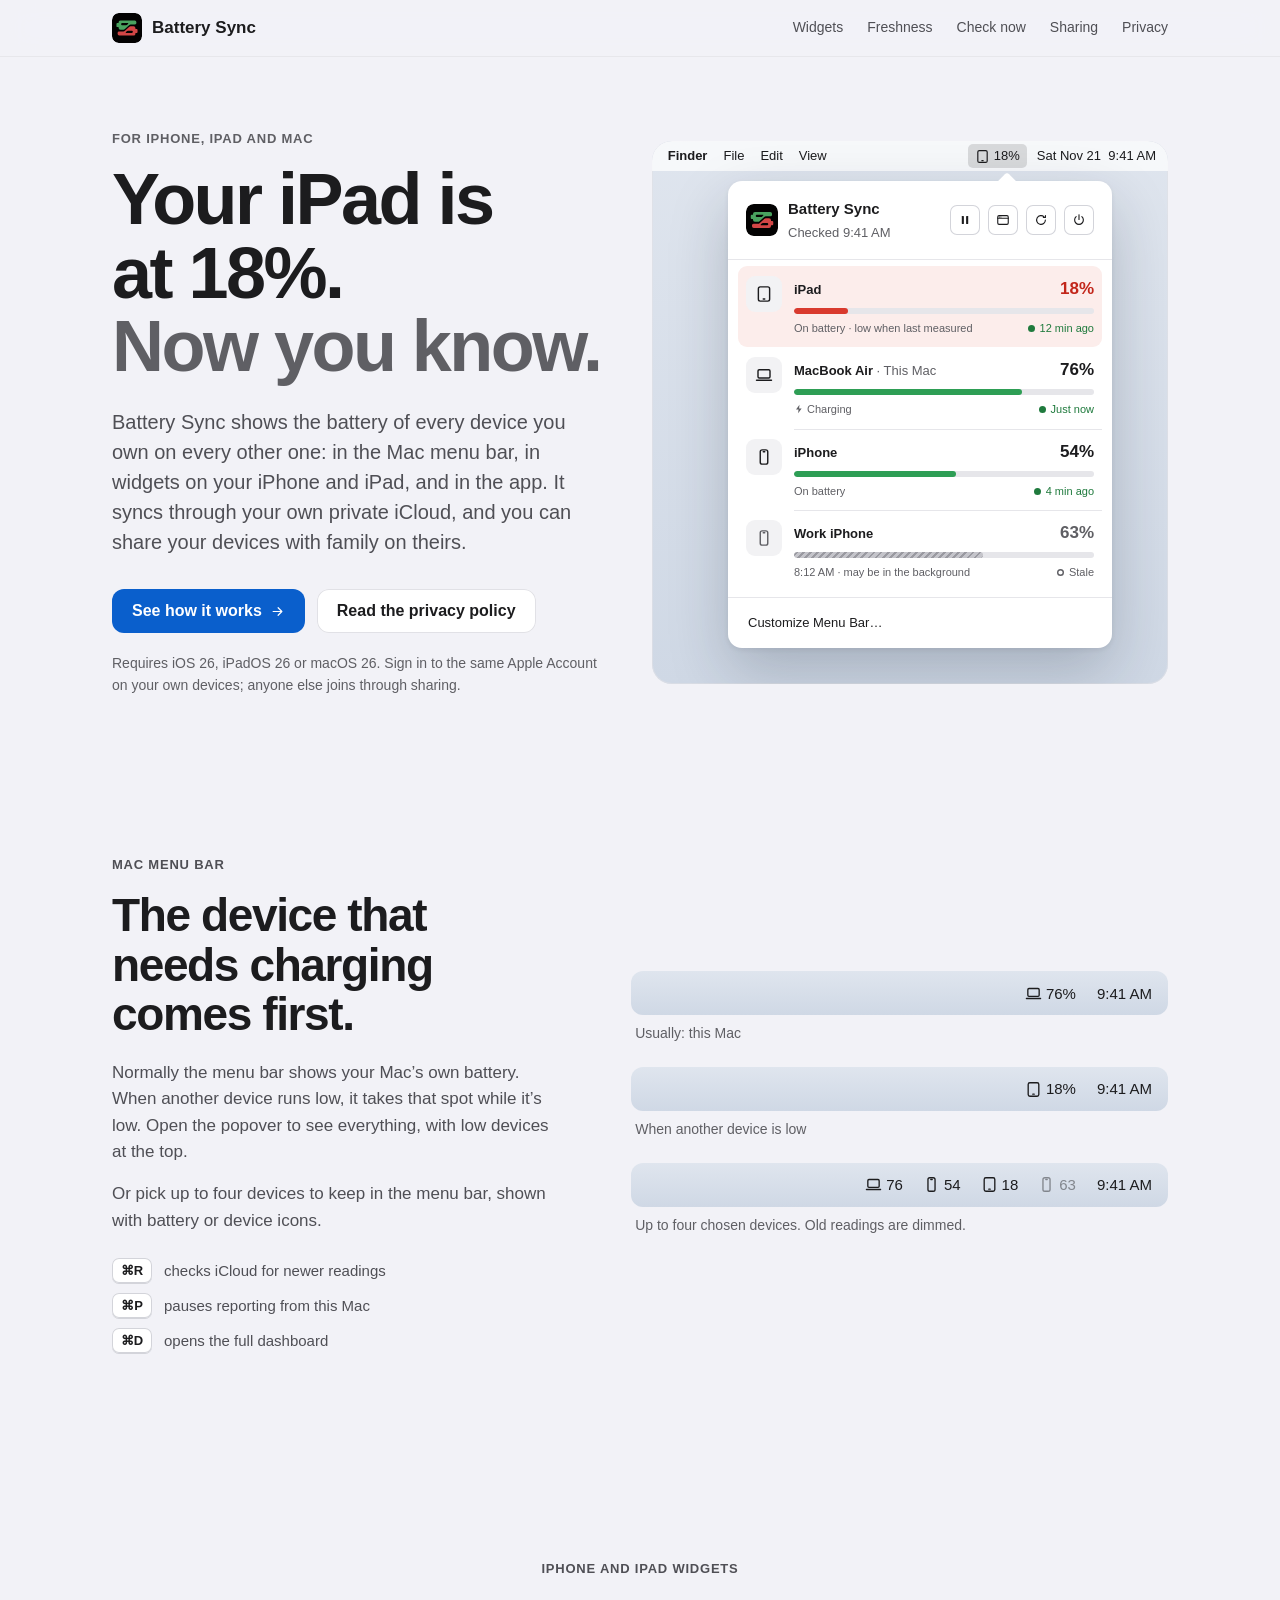
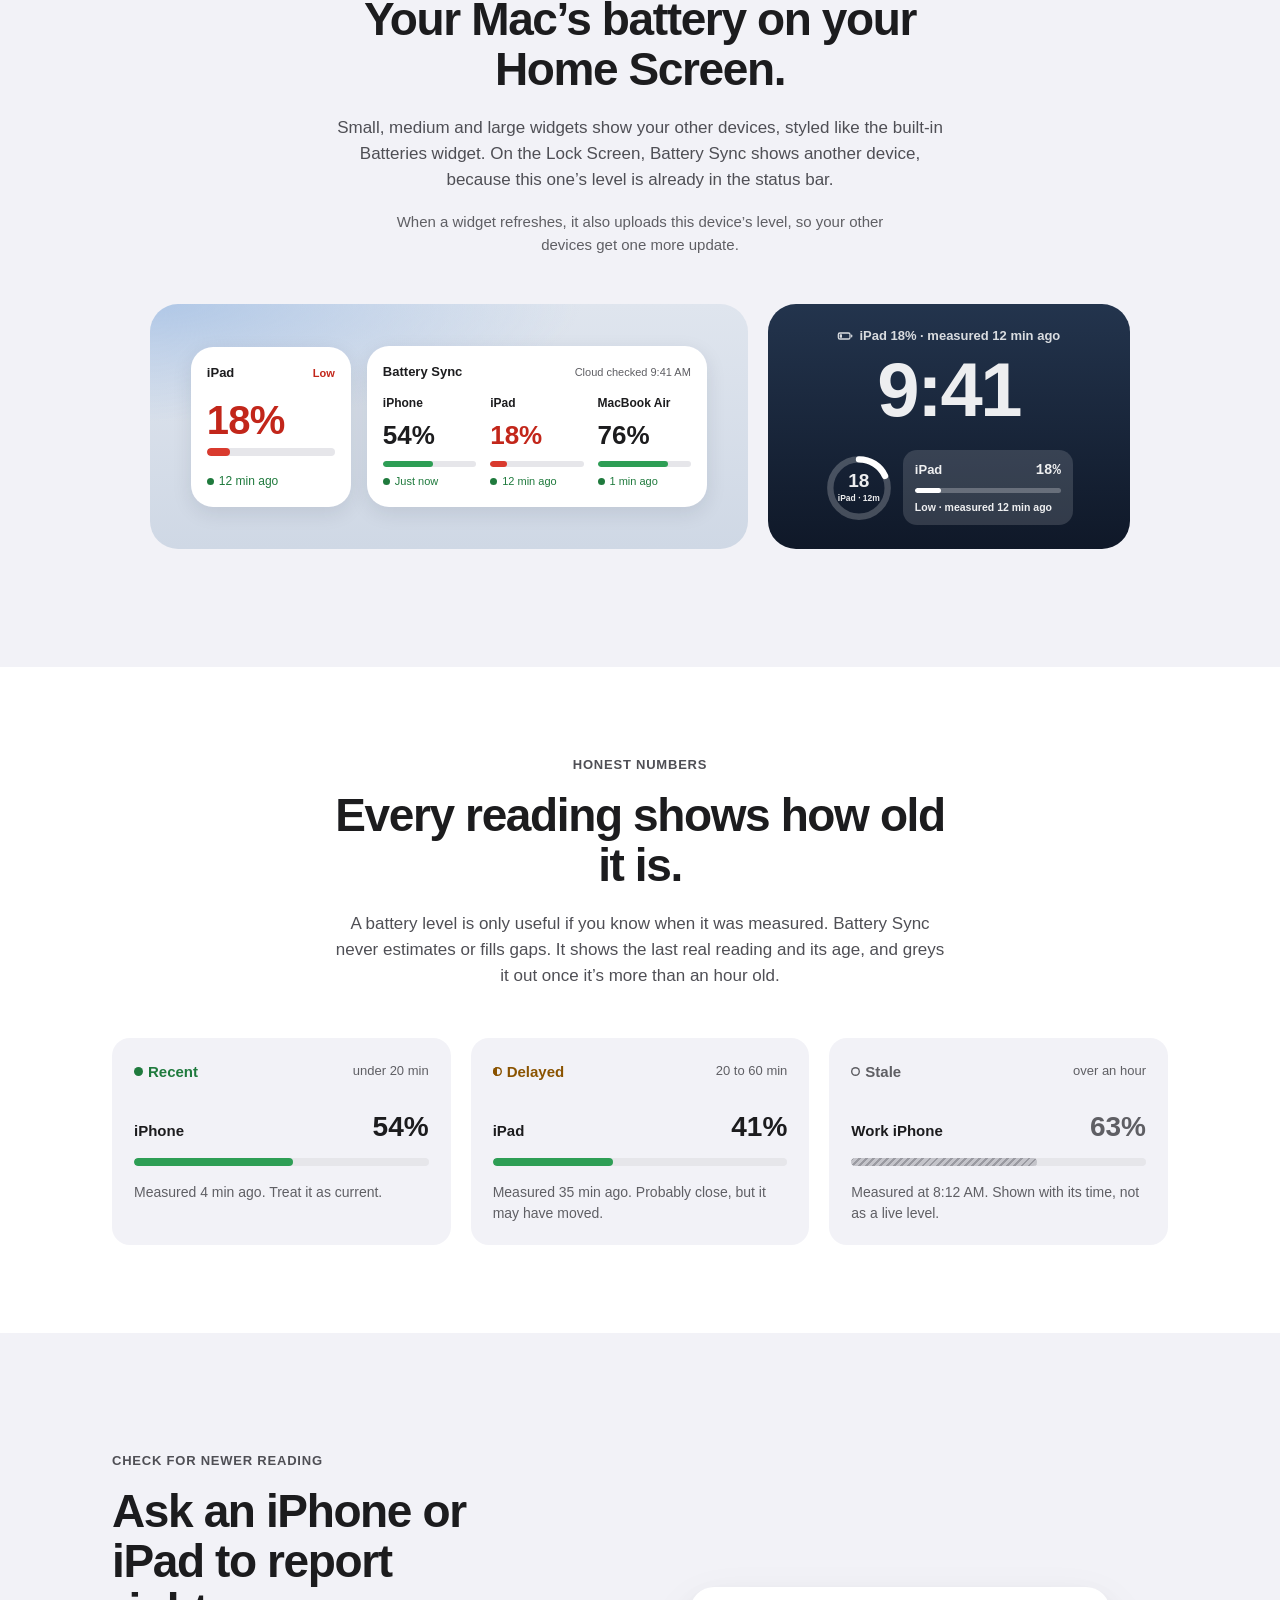
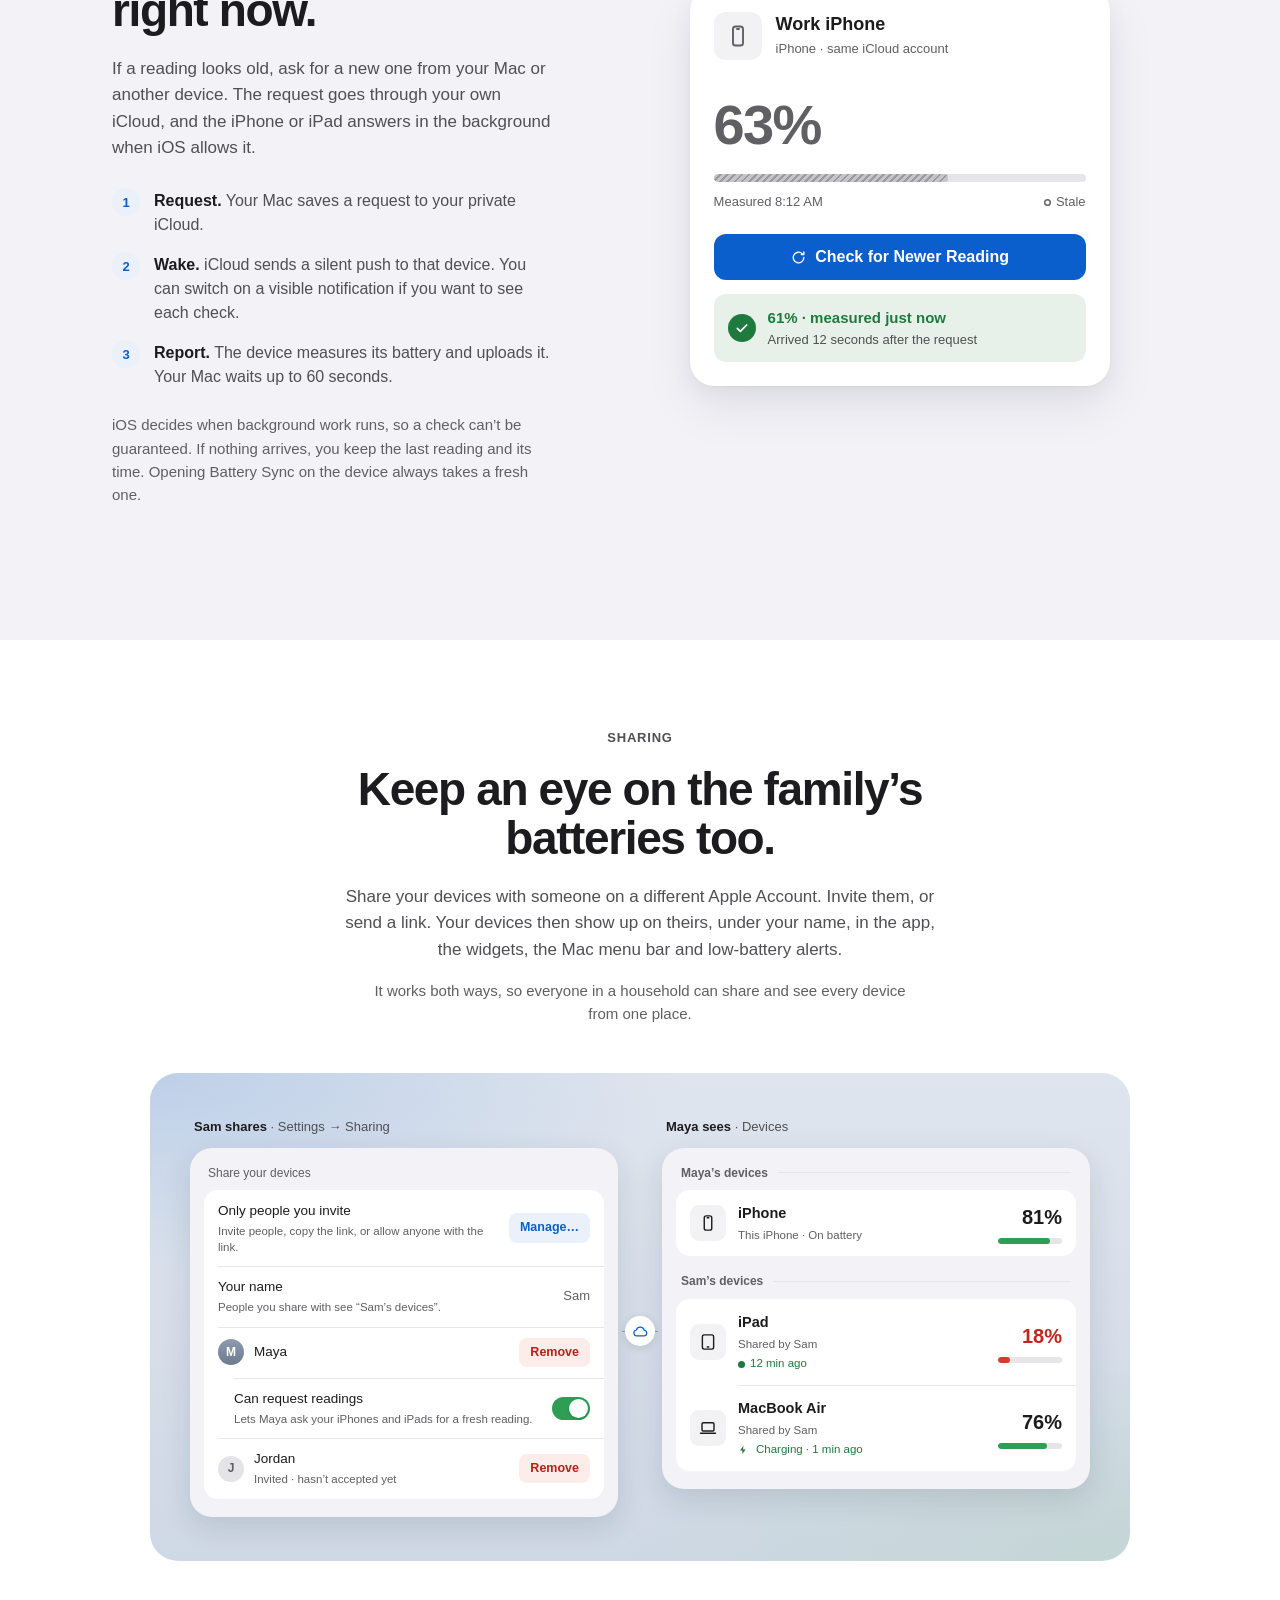
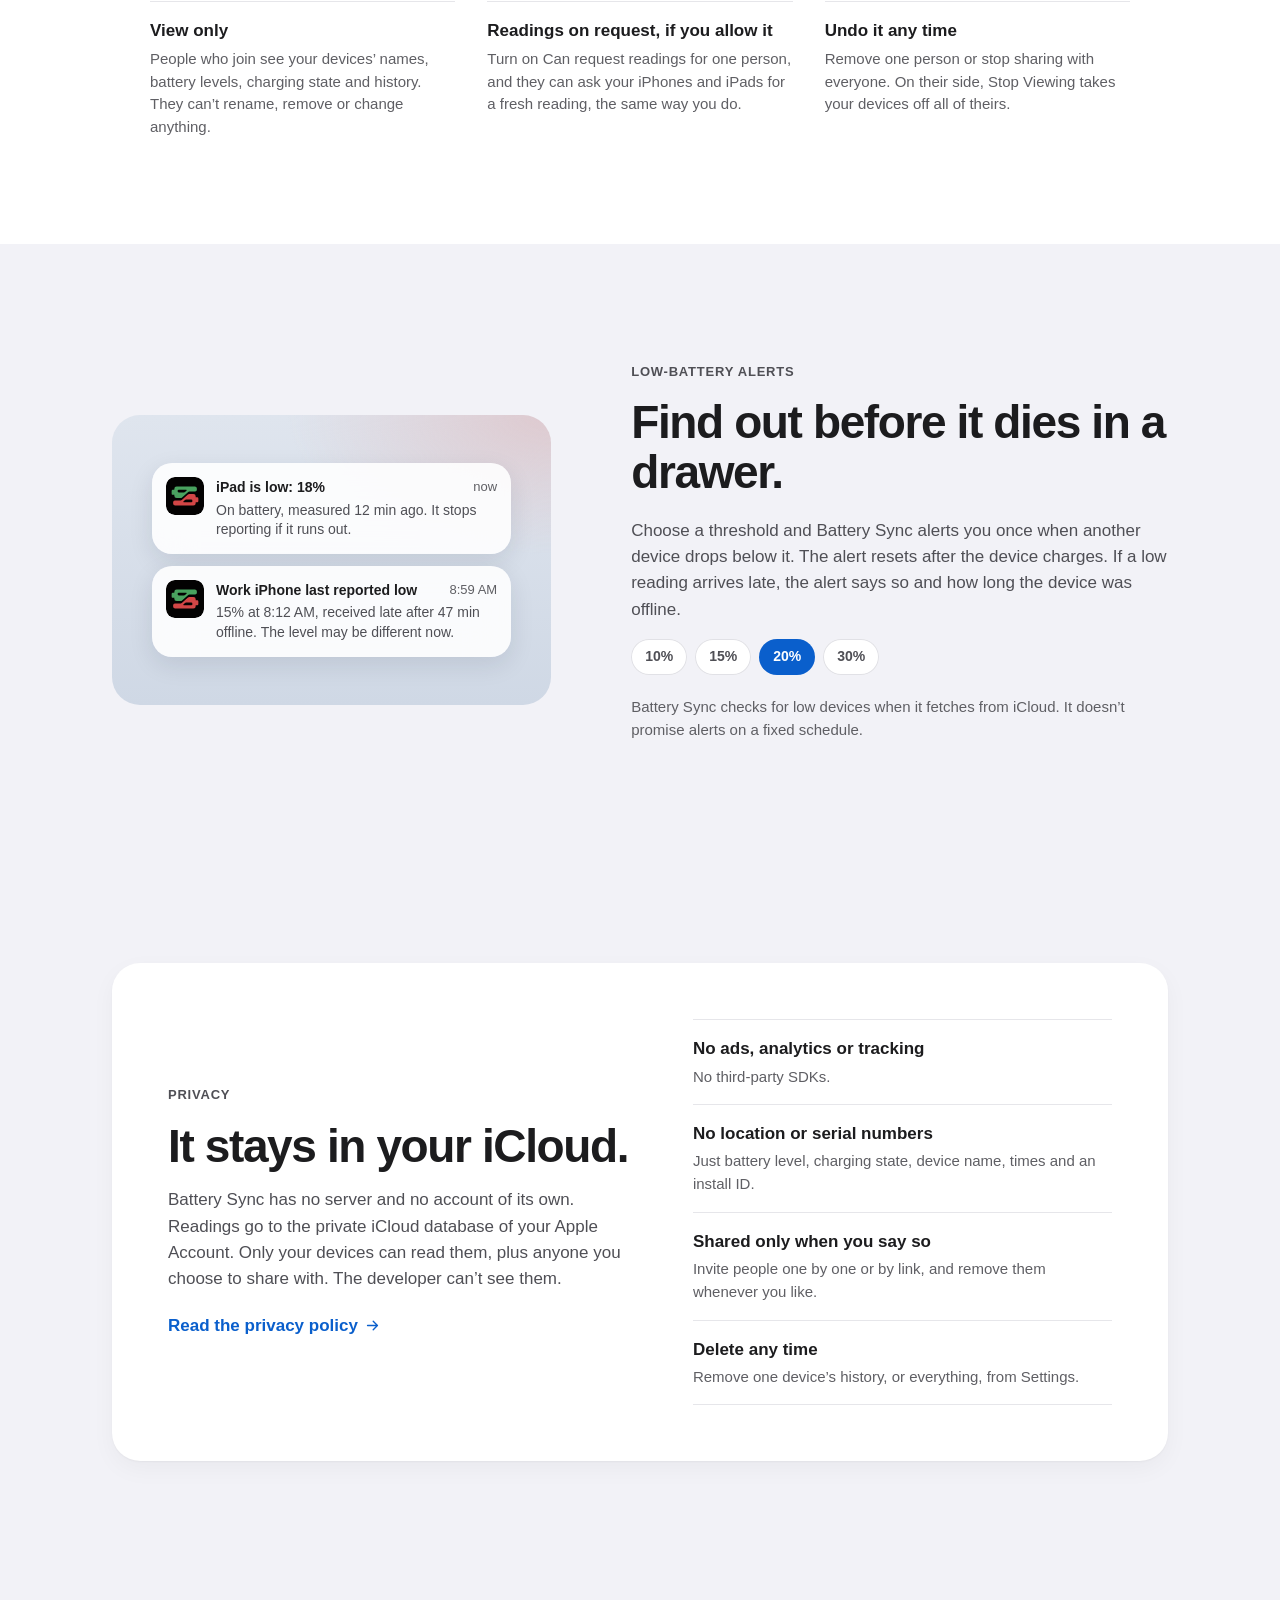
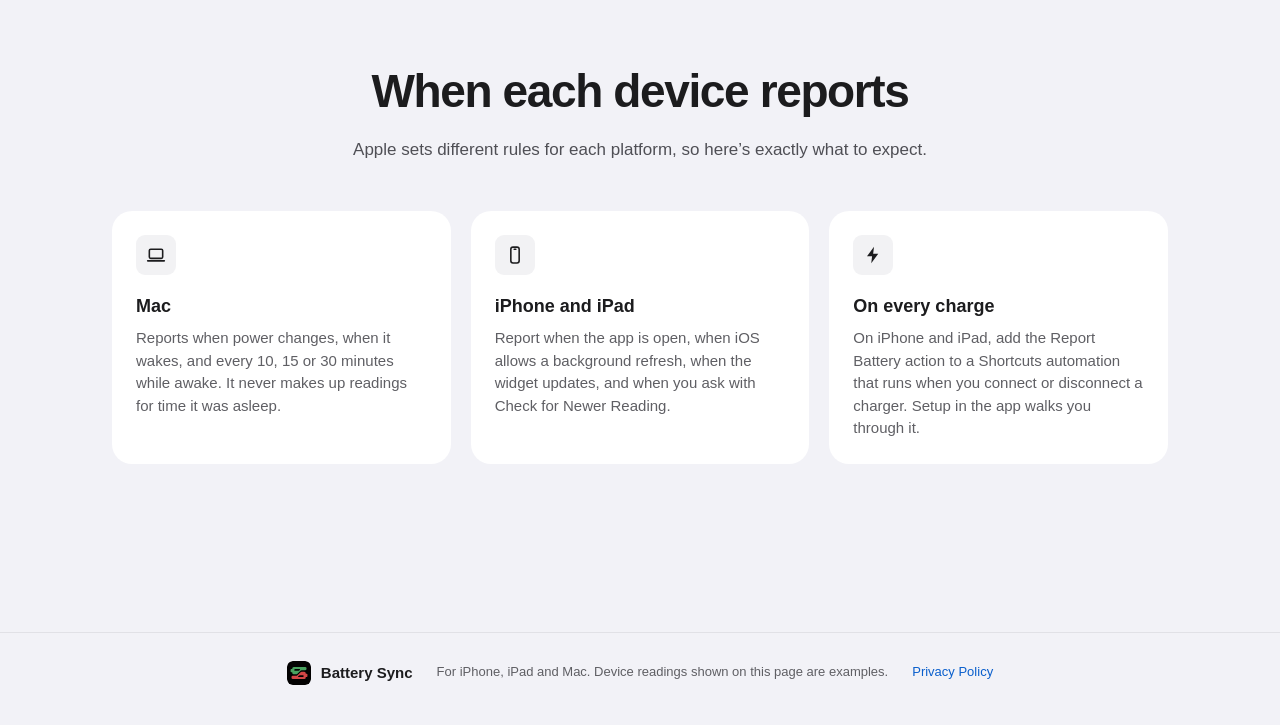
<file: index.html>
<!doctype html>
<html lang="en">
<head>
  <meta charset="utf-8">
  <meta name="viewport" content="width=device-width, initial-scale=1">
  <title>Battery Sync for iPhone, iPad and Mac</title>
  <meta name="description" content="See the battery level of your iPhone, iPad and Mac on each other: in the Mac menu bar, in widgets and in the app. Synced through your private iCloud.">
  <meta name="theme-color" content="#f2f2f7" media="(prefers-color-scheme: light)">
  <meta name="theme-color" content="#000000" media="(prefers-color-scheme: dark)">
  <meta property="og:title" content="Battery Sync">
  <meta property="og:description" content="Your iPhone, iPad and Mac batteries, on each other. Synced through your private iCloud.">
  <link rel="canonical" href="https://batterysynceverywhere.url2.at/">
  <link rel="icon" href="/assets/icon.svg" type="image/svg+xml">
  <link rel="stylesheet" href="/assets/site.css">
  <link rel="stylesheet" href="/assets/home.css">
</head>
<body class="home">
  <svg width="0" height="0" style="position:absolute" aria-hidden="true">
    <symbol id="g-laptop" viewBox="0 0 24 24"><rect x="4" y="5" width="16" height="11" rx="1.6"/><path d="M2 19h20"/></symbol>
    <symbol id="g-phone" viewBox="0 0 24 24"><rect x="7" y="2.5" width="10" height="19" rx="2.6"/><path d="M11 5h2"/></symbol>
    <symbol id="g-ipad" viewBox="0 0 24 24"><rect x="4.5" y="2.5" width="15" height="19" rx="2.4"/><path d="M11 18.6h2"/></symbol>
    <symbol id="g-bolt" viewBox="0 0 24 24"><path fill="currentColor" stroke="none" d="M13.2 2 4.8 13.4h6.1L9.9 22l8.4-11.4h-6.1z"/></symbol>
    <symbol id="g-pause" viewBox="0 0 24 24"><rect fill="currentColor" stroke="none" x="6.5" y="5" width="3.6" height="14" rx="1"/><rect fill="currentColor" stroke="none" x="13.9" y="5" width="3.6" height="14" rx="1"/></symbol>
    <symbol id="g-window" viewBox="0 0 24 24"><rect x="3" y="4.5" width="18" height="15" rx="2.2"/><path d="M3 9h18"/><path d="M6 6.8h.01M8.4 6.8h.01"/></symbol>
    <symbol id="g-refresh" viewBox="0 0 24 24"><path d="M19.5 12a7.5 7.5 0 1 1-2.2-5.3"/><path d="M19.6 4.2v3.6H16"/></symbol>
    <symbol id="g-power" viewBox="0 0 24 24"><path d="M12 3v8"/><path d="M7.1 6.3a7.5 7.5 0 1 0 9.8 0"/></symbol>
    <symbol id="g-battery" viewBox="0 0 24 24"><rect x="2" y="7.5" width="17.5" height="9" rx="2.4"/><path d="M22 10.8v2.4"/><rect fill="currentColor" stroke="none" x="4" y="9.5" width="3.5" height="5" rx=".8"/></symbol>
    <symbol id="g-check" viewBox="0 0 24 24"><path d="M5 12.5l4.5 4.5L19 7.5"/></symbol>
    <symbol id="g-cloud" viewBox="0 0 24 24"><path d="M7 19h10.5a4.5 4.5 0 0 0 .4-8.98A6.5 6.5 0 0 0 5.4 9.6 4.75 4.75 0 0 0 7 19z"/></symbol>
    <symbol id="g-arrow" viewBox="0 0 24 24"><path d="M5 12h14M13 6l6 6-6 6"/></symbol>
  </svg>

  <nav class="site-nav" aria-label="Site">
    <div class="container nav-inner">
      <a class="brand" href="/"><img src="/assets/icon.svg" alt="">Battery Sync</a>
      <div class="nav-links">
        <a href="#widgets">Widgets</a>
        <a href="#freshness">Freshness</a>
        <a href="#check">Check now</a>
        <a href="#sharing">Sharing</a>
        <a href="/privacy">Privacy</a>
      </div>
    </div>
  </nav>

  <header class="hero">
    <div class="container hero-grid">
      <div class="hero-copy">
        <p class="eyebrow">For iPhone, iPad and Mac</p>
        <h1>Your iPad is at&nbsp;18%.<br><span>Now you know.</span></h1>
        <p class="hero-lede">Battery Sync shows the battery of every device you own on every other one: in the Mac menu bar, in widgets on your iPhone and iPad, and in the app. It syncs through your own private iCloud, and you can share your devices with family on theirs.</p>
        <div class="hero-actions">
          <a class="button primary" href="#how">See how it works <svg class="g"><use href="#g-arrow"/></svg></a>
          <a class="button" href="/privacy">Read the privacy policy</a>
        </div>
        <p class="hero-note">Requires iOS 26, iPadOS 26 or macOS 26. Sign in to the same Apple Account on your own devices; anyone else joins through sharing.</p>
      </div>

      <div class="hero-visual" aria-label="The Battery Sync menu bar popover on a Mac, listing an iPad at 18 percent, a MacBook Air at 76 percent and charging, an iPhone at 54 percent, and a work iPhone whose reading is stale." role="img">
        <div class="desk">
          <div class="menubar" aria-hidden="true">
            <span class="mb-left"><b>Finder</b><span>File</span><span>Edit</span><span>View</span></span>
            <span class="mb-right">
              <span class="mb-item active"><svg class="g"><use href="#g-ipad"/></svg>18%</span>
              <span class="mb-clock">Sat Nov 21&nbsp; 9:41 AM</span>
            </span>
          </div>
          <div class="popover" aria-hidden="true">
            <div class="pop-head">
              <img src="/assets/icon.svg" alt="" class="pop-icon">
              <div class="pop-title"><b>Battery Sync</b><span>Checked 9:41 AM</span></div>
              <div class="pop-buttons">
                <span class="pbtn"><svg class="g"><use href="#g-pause"/></svg></span>
                <span class="pbtn"><svg class="g"><use href="#g-window"/></svg></span>
                <span class="pbtn"><svg class="g"><use href="#g-refresh"/></svg></span>
                <span class="pbtn"><svg class="g"><use href="#g-power"/></svg></span>
              </div>
            </div>
            <div class="pop-rows">
              <div class="drow alert">
                <span class="dtile"><svg class="g"><use href="#g-ipad"/></svg></span>
                <div class="dbody">
                  <div class="dline"><b>iPad</b><span class="pct low">18%</span></div>
                  <div class="lbar"><i class="low" style="width:18%"></i></div>
                  <div class="dline sub"><span>On battery · low when last measured</span><span class="fresh recent"><i class="dot"></i>12 min ago</span></div>
                </div>
              </div>
              <div class="drow">
                <span class="dtile"><svg class="g"><use href="#g-laptop"/></svg></span>
                <div class="dbody">
                  <div class="dline"><span><b>MacBook Air</b> <span class="muted">· This Mac</span></span><span class="pct">76%</span></div>
                  <div class="lbar"><i style="width:76%"></i></div>
                  <div class="dline sub"><span><svg class="g bolt"><use href="#g-bolt"/></svg>Charging</span><span class="fresh recent"><i class="dot"></i>Just now</span></div>
                </div>
              </div>
              <div class="drow">
                <span class="dtile"><svg class="g"><use href="#g-phone"/></svg></span>
                <div class="dbody">
                  <div class="dline"><b>iPhone</b><span class="pct">54%</span></div>
                  <div class="lbar"><i style="width:54%"></i></div>
                  <div class="dline sub"><span>On battery</span><span class="fresh recent"><i class="dot"></i>4 min ago</span></div>
                </div>
              </div>
              <div class="drow stale">
                <span class="dtile"><svg class="g"><use href="#g-phone"/></svg></span>
                <div class="dbody">
                  <div class="dline"><b>Work iPhone</b><span class="pct">63%</span></div>
                  <div class="lbar"><i class="hatch" style="width:63%"></i></div>
                  <div class="dline sub"><span>8:12 AM · may be in the background</span><span class="fresh"><i class="dot empty"></i>Stale</span></div>
                </div>
              </div>
            </div>
            <div class="pop-foot">Customize Menu Bar…</div>
          </div>
        </div>
      </div>
    </div>
  </header>

  <main id="how">
    <!-- Menu bar -->
    <section class="feature">
      <div class="container split">
        <div class="copy">
          <p class="kicker">Mac menu bar</p>
          <h2>The device that needs charging comes&nbsp;first.</h2>
          <p>Normally the menu bar shows your Mac’s own battery. When another device runs low, it takes that spot while it’s low. Open the popover to see everything, with low devices at the top.</p>
          <p>Or pick up to four devices to keep in the menu bar, shown with battery or device icons.</p>
          <ul class="facts">
            <li><kbd>⌘R</kbd> checks iCloud for newer readings</li>
            <li><kbd>⌘P</kbd> pauses reporting from this Mac</li>
            <li><kbd>⌘D</kbd> opens the full dashboard</li>
          </ul>
        </div>
        <div class="visual stack-bars" role="img" aria-label="Three ways the menu bar item can look: this Mac at 76 percent, an iPad at 18 percent when it is low, and four chosen devices side by side.">
          <figure>
            <div class="bar-strip"><span class="mb-item"><svg class="g"><use href="#g-laptop"/></svg>76%</span><span class="mb-clock">9:41 AM</span></div>
            <figcaption>Usually: this Mac</figcaption>
          </figure>
          <figure>
            <div class="bar-strip"><span class="mb-item"><svg class="g"><use href="#g-ipad"/></svg>18%</span><span class="mb-clock">9:41 AM</span></div>
            <figcaption>When another device is low</figcaption>
          </figure>
          <figure>
            <div class="bar-strip"><span class="mb-item"><svg class="g"><use href="#g-laptop"/></svg>76</span><span class="mb-item"><svg class="g"><use href="#g-phone"/></svg>54</span><span class="mb-item"><svg class="g"><use href="#g-ipad"/></svg>18</span><span class="mb-item dim"><svg class="g"><use href="#g-phone"/></svg>63</span><span class="mb-clock">9:41 AM</span></div>
            <figcaption>Up to four chosen devices. Old readings are dimmed.</figcaption>
          </figure>
        </div>
      </div>
    </section>

    <!-- Widgets -->
    <section class="feature" id="widgets">
      <div class="container">
        <div class="copy center">
          <p class="kicker">iPhone and iPad widgets</p>
          <h2>Your Mac’s battery on your Home&nbsp;Screen.</h2>
          <p>Small, medium and large widgets show your other devices, styled like the built-in Batteries widget. On the Lock Screen, Battery Sync shows another device, because this one’s level is already in the status bar.</p>
          <p class="small">When a widget refreshes, it also uploads this device’s level, so your other devices get one more update.</p>
        </div>
        <div class="visual widgets-visual">
          <div class="homescreen" role="img" aria-label="A small widget showing the iPad at 18 percent, marked Low, and a medium widget showing iPhone 54 percent, iPad 18 percent and MacBook Air 76 percent.">
            <div class="w w-small">
              <div class="w-top"><b>iPad</b><span class="lowtag">Low</span></div>
              <div class="w-big low">18%</div>
              <div class="lbar thick"><i class="low" style="width:18%"></i></div>
              <div class="fresh recent"><i class="dot"></i>12 min ago</div>
            </div>
            <div class="w w-medium">
              <div class="w-head"><b>Battery Sync</b><span>Cloud checked 9:41 AM</span></div>
              <div class="w-cols">
                <div><b>iPhone</b><div class="w-mid">54%</div><div class="lbar"><i style="width:54%"></i></div><div class="fresh recent"><i class="dot"></i>Just now</div></div>
                <div><b>iPad</b><div class="w-mid low">18%</div><div class="lbar"><i class="low" style="width:18%"></i></div><div class="fresh recent"><i class="dot"></i>12 min ago</div></div>
                <div><b>MacBook Air</b><div class="w-mid">76%</div><div class="lbar"><i style="width:76%"></i></div><div class="fresh recent"><i class="dot"></i>1 min ago</div></div>
              </div>
            </div>
          </div>
          <div class="lockscreen" role="img" aria-label="A Lock Screen with three Battery Sync widgets, each showing the iPad at 18 percent, measured 12 minutes ago.">
            <div class="ls-inline"><svg class="g"><use href="#g-battery"/></svg>iPad 18% · measured 12 min ago</div>
            <div class="ls-time">9:41</div>
            <div class="ls-widgets">
              <div class="ls-circ">
                <svg viewBox="0 0 64 64" class="ring" aria-hidden="true"><circle cx="32" cy="32" r="27" class="track"/><circle cx="32" cy="32" r="27" class="value" stroke-dasharray="30.5 169.6"/></svg>
                <div class="ls-circ-text"><b>18</b><span>iPad · 12m</span></div>
              </div>
              <div class="ls-rect">
                <div class="dline"><b>iPad</b><b class="mono">18%</b></div>
                <div class="ls-bar"><i style="width:18%"></i></div>
                <span>Low · measured 12 min ago</span>
              </div>
            </div>
          </div>
        </div>
      </div>
    </section>

    <!-- Freshness -->
    <section class="feature band" id="freshness">
      <div class="container">
        <div class="copy center">
          <p class="kicker">Honest numbers</p>
          <h2>Every reading shows how old it&nbsp;is.</h2>
          <p>A battery level is only useful if you know when it was measured. Battery Sync never estimates or fills gaps. It shows the last real reading and its age, and greys it out once it’s more than an hour old.</p>
        </div>
        <div class="ages" role="list">
          <div class="age-card" role="listitem">
            <div class="age-head"><span class="fresh recent"><i class="dot"></i>Recent</span><span class="age-range">under 20 min</span></div>
            <div class="dline"><b>iPhone</b><span class="pct">54%</span></div>
            <div class="lbar"><i style="width:54%"></i></div>
            <p>Measured 4 min ago. Treat it as current.</p>
          </div>
          <div class="age-card" role="listitem">
            <div class="age-head"><span class="fresh delayed"><i class="dot half"></i>Delayed</span><span class="age-range">20 to 60 min</span></div>
            <div class="dline"><b>iPad</b><span class="pct">41%</span></div>
            <div class="lbar"><i style="width:41%"></i></div>
            <p>Measured 35 min ago. Probably close, but it may have moved.</p>
          </div>
          <div class="age-card stale" role="listitem">
            <div class="age-head"><span class="fresh"><i class="dot empty"></i>Stale</span><span class="age-range">over an hour</span></div>
            <div class="dline"><b>Work iPhone</b><span class="pct">63%</span></div>
            <div class="lbar"><i class="hatch" style="width:63%"></i></div>
            <p>Measured at 8:12 AM. Shown with its time, not as a live level.</p>
          </div>
        </div>
      </div>
    </section>

    <!-- Check now -->
    <section class="feature" id="check">
      <div class="container split">
        <div class="copy">
          <p class="kicker">Check for Newer Reading</p>
          <h2>Ask an iPhone or iPad to report right&nbsp;now.</h2>
          <p>If a reading looks old, ask for a new one from your Mac or another device. The request goes through your own iCloud, and the iPhone or iPad answers in the background when iOS allows it.</p>
          <ol class="steps">
            <li><b>Request.</b> Your Mac saves a request to your private iCloud.</li>
            <li><b>Wake.</b> iCloud sends a silent push to that device. You can switch on a visible notification if you want to see each check.</li>
            <li><b>Report.</b> The device measures its battery and uploads it. Your Mac waits up to 60 seconds.</li>
          </ol>
          <p class="small">iOS decides when background work runs, so a check can’t be guaranteed. If nothing arrives, you keep the last reading and its time. Opening Battery Sync on the device always takes a fresh one.</p>
        </div>
        <div class="visual">
          <div class="detail-card" role="img" aria-label="Device details for Work iPhone: 63 percent, measured at 8:12 AM, and a Check for Newer Reading button. Below it, a new reading of 61 percent that arrived 12 seconds after the request.">
            <div class="dc-head">
              <span class="dtile lg"><svg class="g"><use href="#g-phone"/></svg></span>
              <div><b>Work iPhone</b><span>iPhone · same iCloud account</span></div>
            </div>
            <div class="dc-big muted">63%</div>
            <div class="lbar thick"><i class="hatch" style="width:63%"></i></div>
            <div class="dc-meta"><span>Measured 8:12 AM</span><span class="fresh"><i class="dot empty"></i>Stale</span></div>
            <div class="dc-button"><svg class="g"><use href="#g-refresh"/></svg>Check for Newer Reading</div>
            <div class="dc-result">
              <span class="ok"><svg class="g"><use href="#g-check"/></svg></span>
              <div><b>61% · measured just now</b><span>Arrived 12 seconds after the request</span></div>
            </div>
          </div>
        </div>
      </div>
    </section>

    <!-- Sharing -->
    <section class="feature band" id="sharing">
      <div class="container">
        <div class="copy center">
          <p class="kicker">Sharing</p>
          <h2>Keep an eye on the family’s batteries&nbsp;too.</h2>
          <p>Share your devices with someone on a different Apple Account. Invite them, or send a link. Your devices then show up on theirs, under your name, in the app, the widgets, the Mac menu bar and low-battery alerts.</p>
          <p class="small">It works both ways, so everyone in a household can share and see every device from one place.</p>
        </div>

        <div class="share-visual">
          <figure class="share-pane">
            <figcaption><b>Sam shares</b> · Settings → Sharing</figcaption>
            <div class="screen" role="img" aria-label="Sam’s sharing settings: shared only with people Sam invites, shown as Sam’s devices. Maya has joined and can request readings. Jordan is invited but hasn’t accepted yet.">
              <p class="set-label">Share your devices</p>
              <div class="set-card">
                <div class="set-row">
                  <div><b>Only people you invite</b><span>Invite people, copy the link, or allow anyone with the link.</span></div>
                  <span class="rbtn">Manage…</span>
                </div>
                <div class="set-row">
                  <div><b>Your name</b><span>People you share with see “Sam’s devices”.</span></div>
                  <span class="set-value">Sam</span>
                </div>
                <div class="set-row">
                  <div class="who"><span class="avatar">M</span><b>Maya</b></div>
                  <span class="rbtn danger">Remove</span>
                </div>
                <div class="set-row sub">
                  <div><b>Can request readings</b><span>Lets Maya ask your iPhones and iPads for a fresh reading.</span></div>
                  <span class="switch on"></span>
                </div>
                <div class="set-row">
                  <div class="who"><span class="avatar dim">J</span><div><b>Jordan</b><span>Invited · hasn’t accepted yet</span></div></div>
                  <span class="rbtn danger">Remove</span>
                </div>
              </div>
            </div>
          </figure>

          <div class="share-link" aria-hidden="true"><span><svg class="g"><use href="#g-cloud"/></svg></span></div>

          <figure class="share-pane">
            <figcaption><b>Maya sees</b> · Devices</figcaption>
            <div class="screen" role="img" aria-label="Maya’s Devices screen: her own iPhone at 81 percent, then a group called Sam’s devices with an iPad at 18 percent, low, and a MacBook Air at 76 percent, charging, each marked Shared by Sam.">
              <p class="group-sep"><span>Maya’s devices</span></p>
              <div class="set-card">
                <div class="prow">
                  <span class="dtile"><svg class="g"><use href="#g-phone"/></svg></span>
                  <div class="pbody"><b>iPhone</b><span>This iPhone · On battery</span></div>
                  <div class="pval"><span class="pct">81%</span><div class="lbar"><i style="width:81%"></i></div></div>
                </div>
              </div>
              <p class="group-sep"><span>Sam’s devices</span></p>
              <div class="set-card">
                <div class="prow">
                  <span class="dtile"><svg class="g"><use href="#g-ipad"/></svg></span>
                  <div class="pbody"><b>iPad</b><span>Shared by Sam</span><span class="fresh recent"><i class="dot"></i>12 min ago</span></div>
                  <div class="pval"><span class="pct low">18%</span><div class="lbar"><i class="low" style="width:18%"></i></div></div>
                </div>
                <div class="prow">
                  <span class="dtile"><svg class="g"><use href="#g-laptop"/></svg></span>
                  <div class="pbody"><b>MacBook Air</b><span>Shared by Sam</span><span class="fresh recent"><svg class="g bolt"><use href="#g-bolt"/></svg>Charging · 1 min ago</span></div>
                  <div class="pval"><span class="pct">76%</span><div class="lbar"><i style="width:76%"></i></div></div>
                </div>
              </div>
            </div>
          </figure>
        </div>

        <dl class="share-terms">
          <div>
            <dt>View only</dt>
            <dd>People who join see your devices’ names, battery levels, charging state and history. They can’t rename, remove or change anything.</dd>
          </div>
          <div>
            <dt>Readings on request, if you allow it</dt>
            <dd>Turn on Can request readings for one person, and they can ask your iPhones and iPads for a fresh reading, the same way you do.</dd>
          </div>
          <div>
            <dt>Undo it any time</dt>
            <dd>Remove one person or stop sharing with everyone. On their side, Stop Viewing takes your devices off all of theirs.</dd>
          </div>
        </dl>
      </div>
    </section>

    <!-- Alerts -->
    <section class="feature">
      <div class="container split reverse">
        <div class="copy">
          <p class="kicker">Low-battery alerts</p>
          <h2>Find out before it dies in a drawer.</h2>
          <p>Choose a threshold and Battery Sync alerts you once when another device drops below it. The alert resets after the device charges. If a low reading arrives late, the alert says so and how long the device was offline.</p>
          <div class="chips" aria-label="Alert thresholds">
            <span>10%</span><span>15%</span><span class="on">20%</span><span>30%</span>
          </div>
          <p class="small">Battery Sync checks for low devices when it fetches from iCloud. It doesn’t promise alerts on a fixed schedule.</p>
        </div>
        <div class="visual notes" role="img" aria-label="Two notifications. One says iPad is low at 18 percent, measured 12 minutes ago. The other says Work iPhone last reported low at 15 percent and was received late.">
          <div class="note">
            <img src="/assets/icon.svg" alt="">
            <div>
              <div class="note-top"><b>iPad is low: 18%</b><span>now</span></div>
              <p>On battery, measured 12 min ago. It stops reporting if it runs out.</p>
            </div>
          </div>
          <div class="note">
            <img src="/assets/icon.svg" alt="">
            <div>
              <div class="note-top"><b>Work iPhone last reported low</b><span>8:59 AM</span></div>
              <p>15% at 8:12 AM, received late after 47 min offline. The level may be different now.</p>
            </div>
          </div>
        </div>
      </div>
    </section>

    <!-- Privacy -->
    <section class="feature">
      <div class="container">
        <div class="privacy-panel">
          <div class="copy">
            <p class="kicker">Privacy</p>
            <h2>It stays in your iCloud.</h2>
            <p>Battery Sync has no server and no account of its own. Readings go to the private iCloud database of your Apple Account. Only your devices can read them, plus anyone you choose to share with. The developer can’t see them.</p>
            <a class="textlink" href="/privacy">Read the privacy policy <svg class="g"><use href="#g-arrow"/></svg></a>
          </div>
          <ul class="privacy-list">
            <li><b>No ads, analytics or tracking</b><span>No third-party SDKs.</span></li>
            <li><b>No location or serial numbers</b><span>Just battery level, charging state, device name, times and an install ID.</span></li>
            <li><b>Shared only when you say so</b><span>Invite people one by one or by link, and remove them whenever you like.</span></li>
            <li><b>Delete any time</b><span>Remove one device’s history, or everything, from Settings.</span></li>
          </ul>
        </div>
      </div>
    </section>

    <!-- Requirements -->
    <section class="feature last">
      <div class="container">
        <div class="copy center">
          <h2>When each device reports</h2>
          <p>Apple sets different rules for each platform, so here’s exactly what to expect.</p>
        </div>
        <div class="specs">
          <div class="spec">
            <span class="dtile"><svg class="g"><use href="#g-laptop"/></svg></span>
            <h3>Mac</h3>
            <p>Reports when power changes, when it wakes, and every 10, 15 or 30 minutes while awake. It never makes up readings for time it was asleep.</p>
          </div>
          <div class="spec">
            <span class="dtile"><svg class="g"><use href="#g-phone"/></svg></span>
            <h3>iPhone and iPad</h3>
            <p>Report when the app is open, when iOS allows a background refresh, when the widget updates, and when you ask with Check for Newer Reading.</p>
          </div>
          <div class="spec">
            <span class="dtile"><svg class="g"><use href="#g-bolt"/></svg></span>
            <h3>On every charge</h3>
            <p>On iPhone and iPad, add the Report Battery action to a Shortcuts automation that runs when you connect or disconnect a charger. Setup in the app walks you through it.</p>
          </div>
        </div>
      </div>
    </section>
  </main>

  <footer class="site-footer">
    <div class="container foot-inner">
      <a class="brand" href="/"><img src="/assets/icon.svg" alt="">Battery Sync</a>
      <span>For iPhone, iPad and Mac. Device readings shown on this page are examples.</span>
      <a href="/privacy">Privacy Policy</a>
    </div>
  </footer>
</body>
</html>
</file>
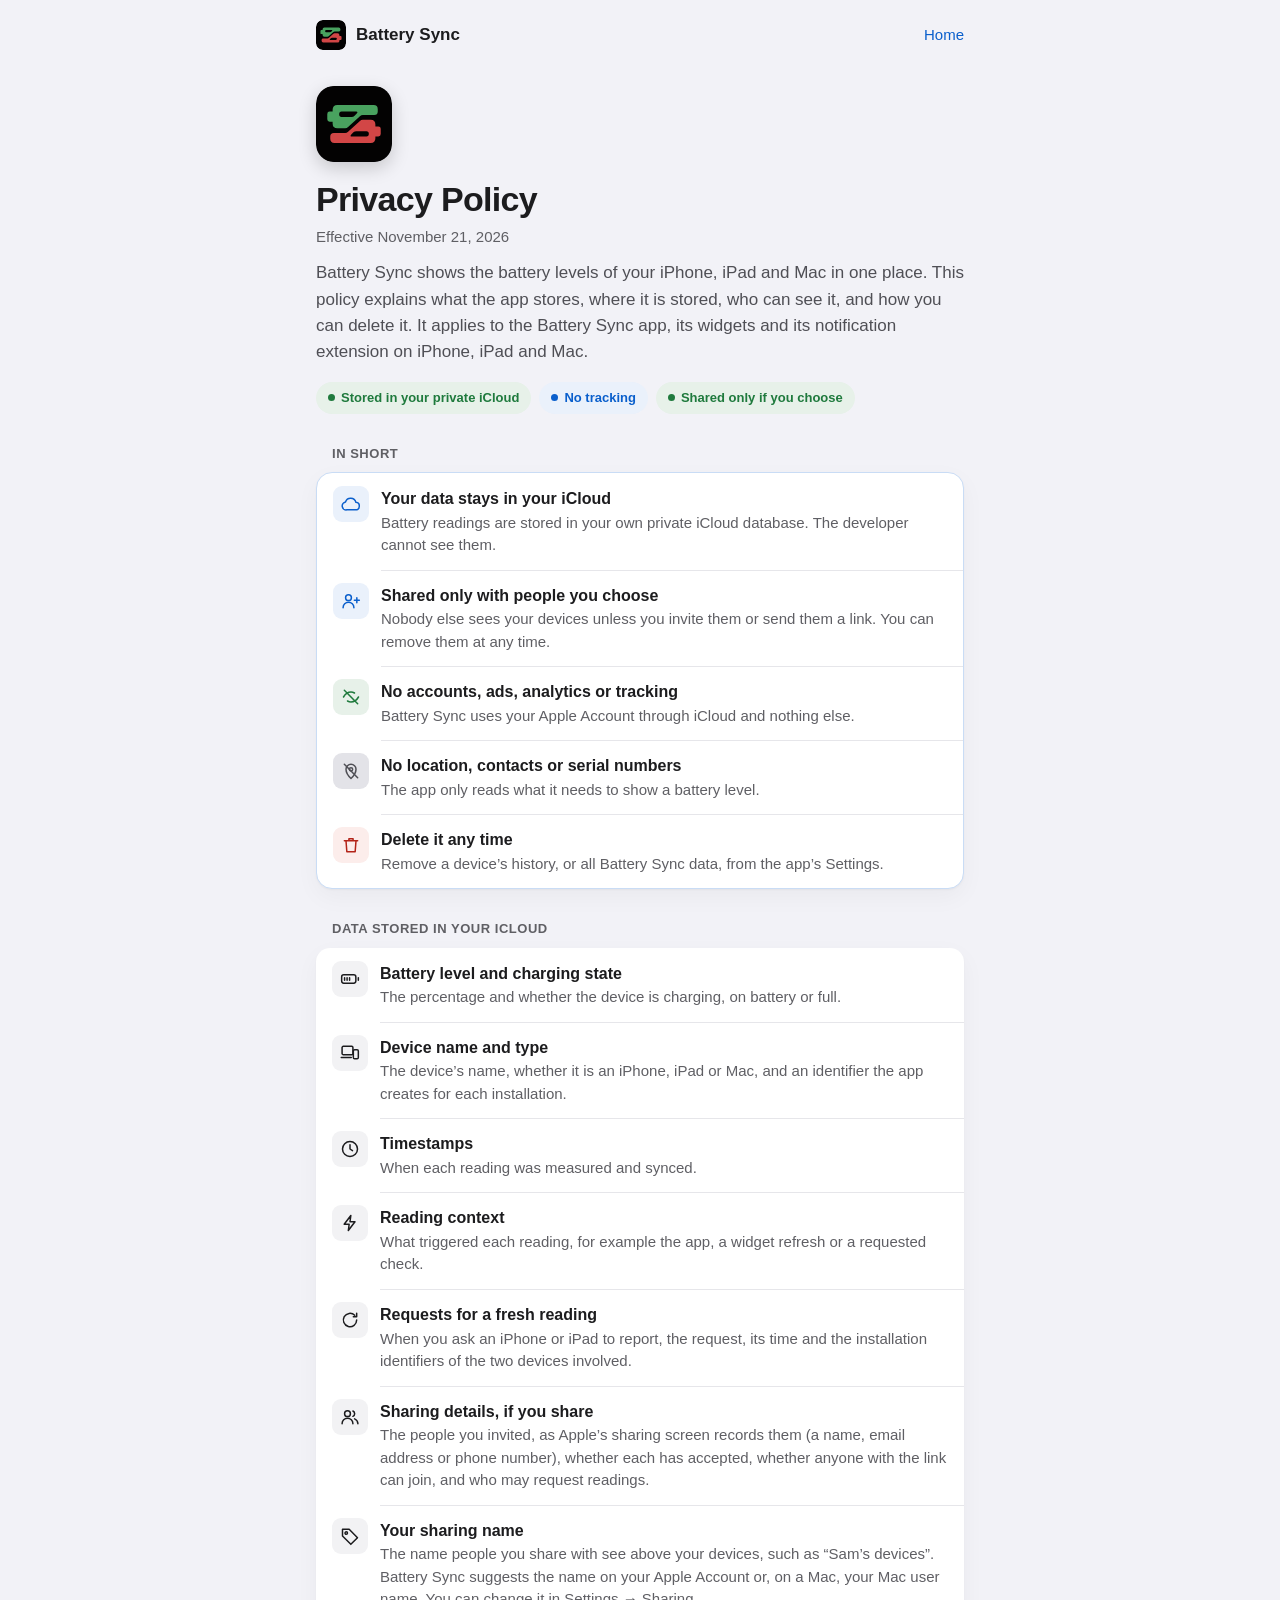
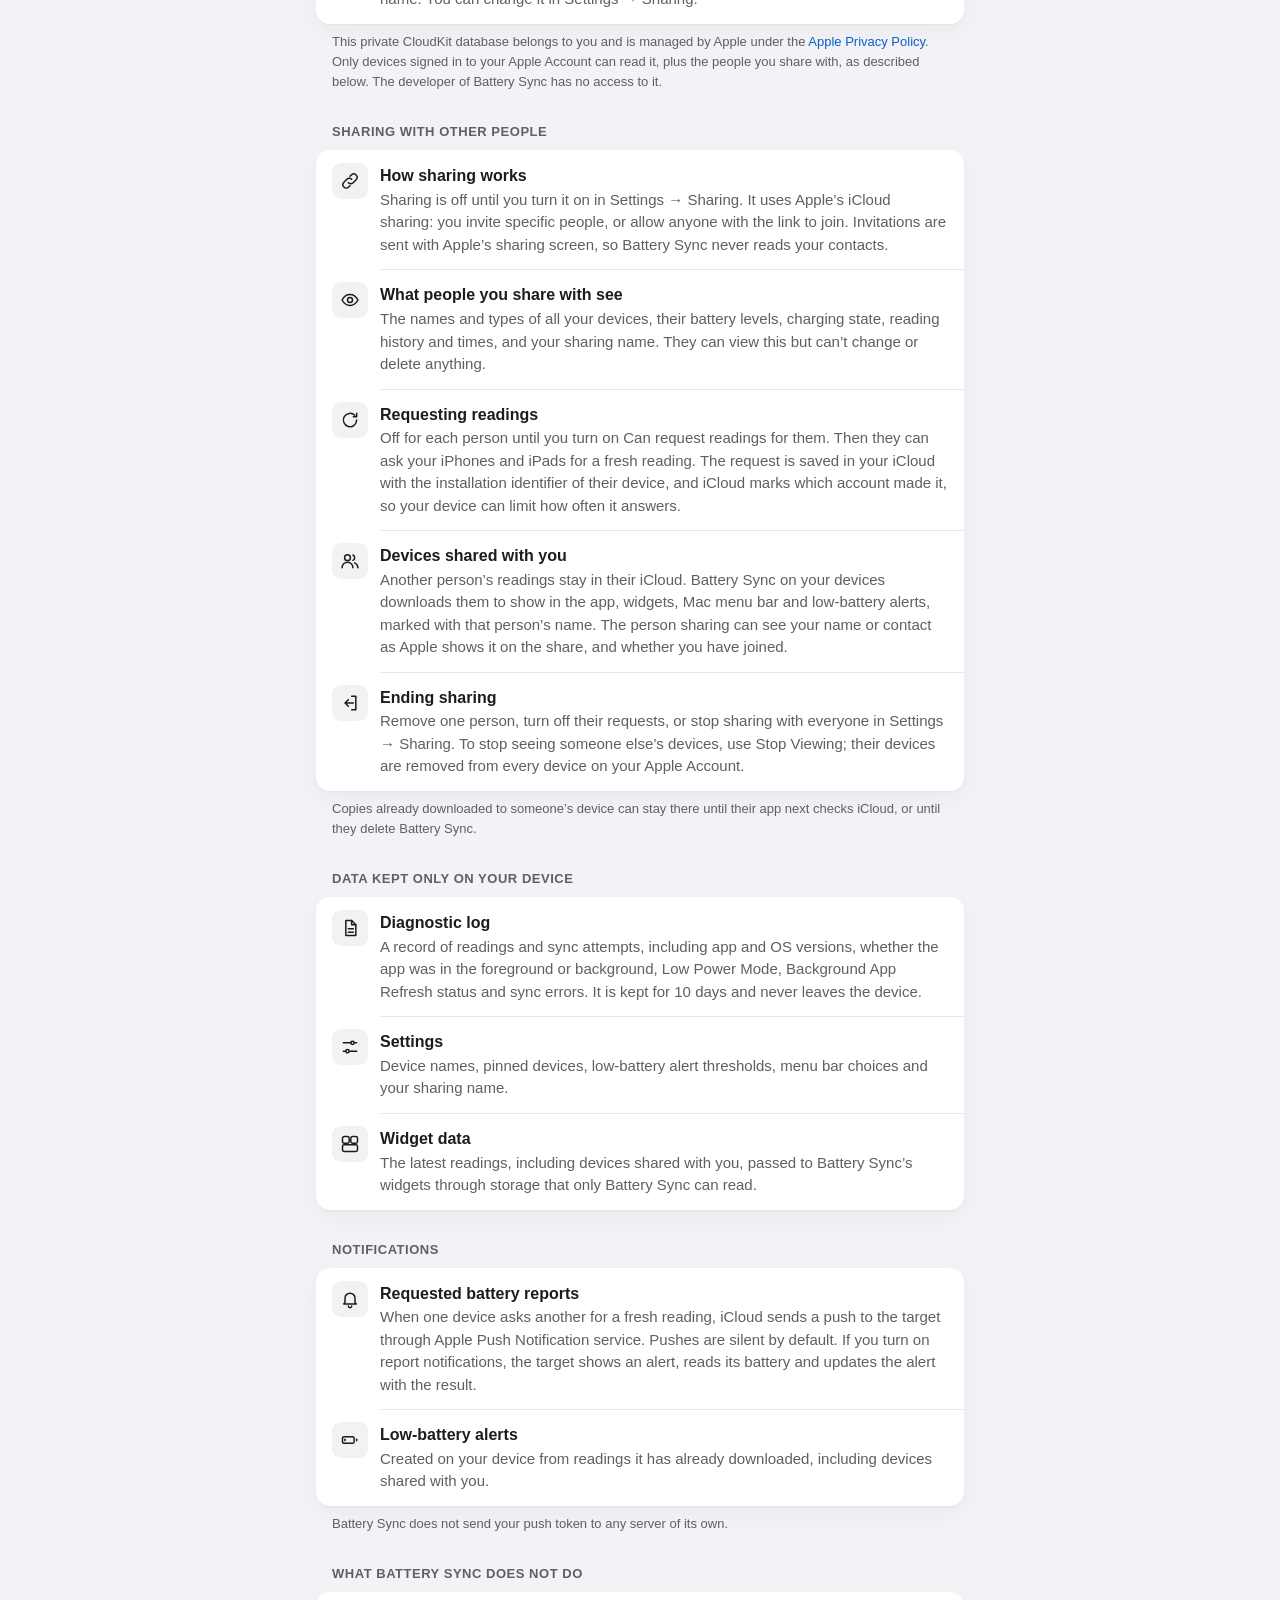
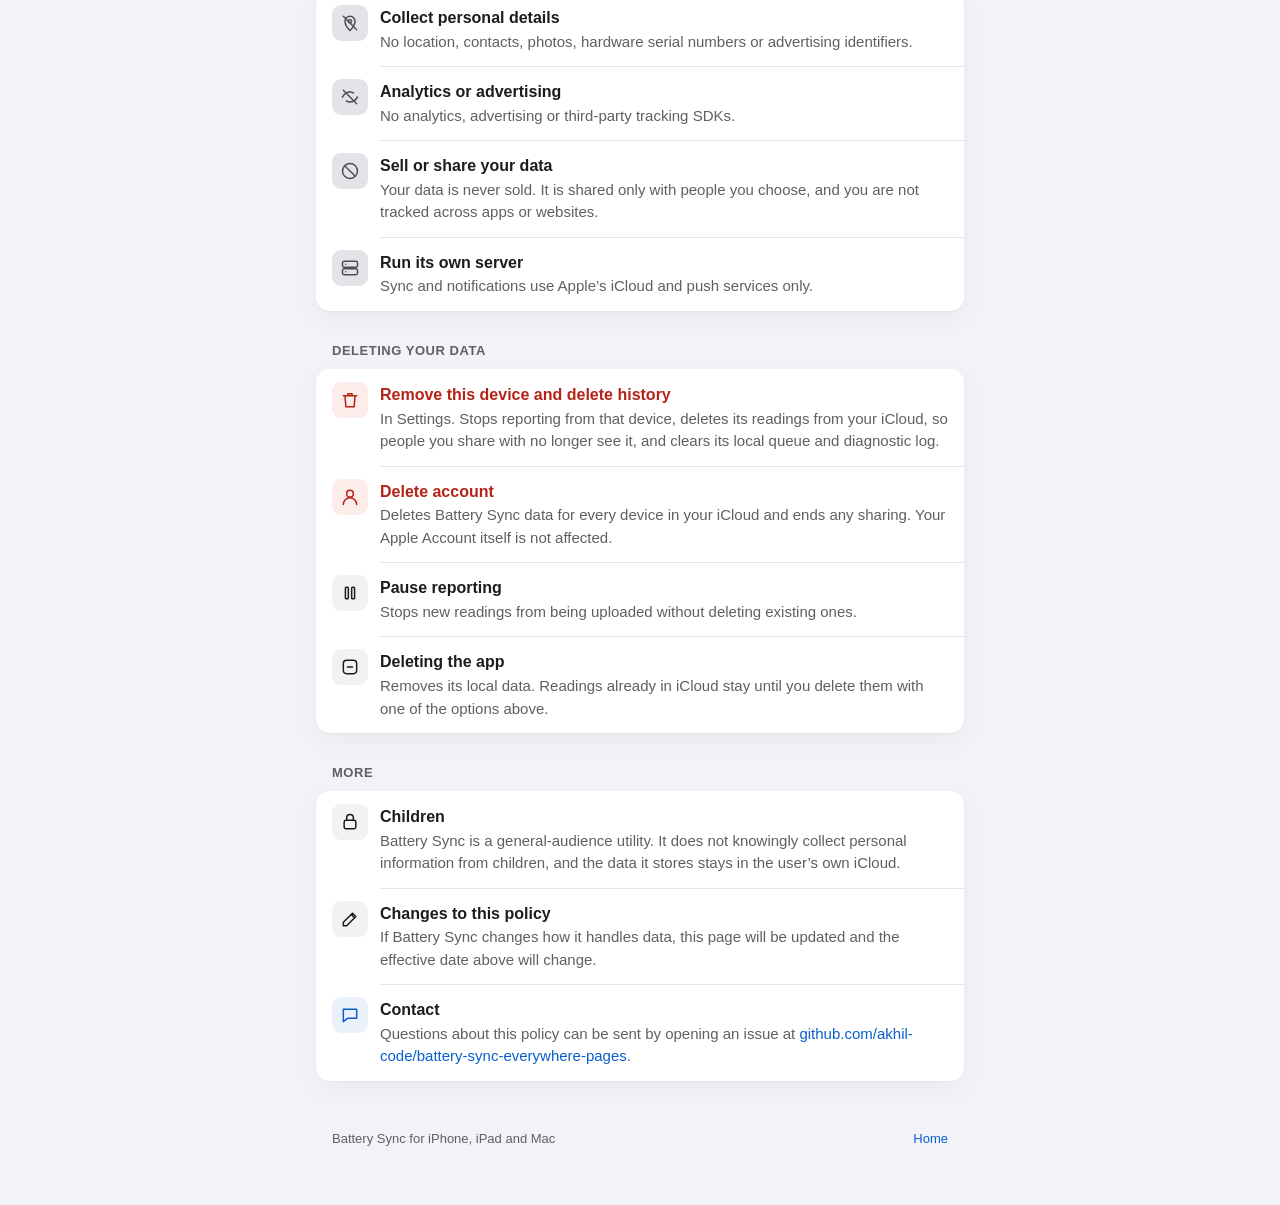
<file: privacy/index.html>
<!doctype html>
<html lang="en">
<head>
  <meta charset="utf-8">
  <meta name="viewport" content="width=device-width, initial-scale=1">
  <title>Privacy Policy · Battery Sync</title>
  <meta name="description" content="How Battery Sync for iPhone, iPad and Mac handles your battery data.">
  <meta name="theme-color" content="#f2f2f7" media="(prefers-color-scheme: light)">
  <meta name="theme-color" content="#000000" media="(prefers-color-scheme: dark)">
  <link rel="canonical" href="https://batterysynceverywhere.url2.at/privacy">
  <link rel="icon" href="/assets/icon.svg" type="image/svg+xml">
  <link rel="stylesheet" href="/assets/site.css">
</head>
<body>
  <svg width="0" height="0" style="position:absolute" aria-hidden="true">
    <symbol id="i-cloud" viewBox="0 0 24 24"><path d="M7 19h10.5a4.5 4.5 0 0 0 .4-8.98A6.5 6.5 0 0 0 5.4 9.6 4.75 4.75 0 0 0 7 19z"/></symbol>
    <symbol id="i-battery" viewBox="0 0 24 24"><rect x="2" y="7" width="17" height="10" rx="2.5"/><path d="M22 10.5v3"/><path d="M5.5 10.5v3M8.5 10.5v3M11.5 10.5v3"/></symbol>
    <symbol id="i-devices" viewBox="0 0 24 24"><rect x="2.5" y="4" width="13" height="10" rx="1.5"/><path d="M1.5 17.5h12"/><rect x="16" y="8" width="6" height="11" rx="1.5"/></symbol>
    <symbol id="i-clock" viewBox="0 0 24 24"><circle cx="12" cy="12" r="9"/><path d="M12 7v5l3 2"/></symbol>
    <symbol id="i-bolt" viewBox="0 0 24 24"><path d="M13 3 5 13.5h6L10 21l8-10.5h-6z"/></symbol>
    <symbol id="i-request" viewBox="0 0 24 24"><path d="M20 12a8 8 0 1 1-2.34-5.66"/><path d="M20 4v4h-4"/></symbol>
    <symbol id="i-log" viewBox="0 0 24 24"><path d="M7 3h7l5 5v13H7z"/><path d="M14 3v5h5M10 13h6M10 17h6"/></symbol>
    <symbol id="i-sliders" viewBox="0 0 24 24"><path d="M4 7h9M17 7h3M4 17h3M11 17h9"/><circle cx="15" cy="7" r="2"/><circle cx="9" cy="17" r="2"/></symbol>
    <symbol id="i-widget" viewBox="0 0 24 24"><rect x="3" y="3" width="8" height="8" rx="2"/><rect x="13" y="3" width="8" height="8" rx="2"/><rect x="3" y="13" width="18" height="8" rx="2"/></symbol>
    <symbol id="i-bell" viewBox="0 0 24 24"><path d="M6 16v-5a6 6 0 0 1 12 0v5l1.5 2h-15z"/><path d="M10 20.5a2 2 0 0 0 4 0"/></symbol>
    <symbol id="i-bell-low" viewBox="0 0 24 24"><rect x="3" y="8" width="14" height="8" rx="2"/><path d="M20 11v2"/><path d="M6 11v2"/></symbol>
    <symbol id="i-location-off" viewBox="0 0 24 24"><path d="M12 21s-6-5.5-6-11a6 6 0 0 1 12 0c0 5.5-6 11-6 11z"/><circle cx="12" cy="10" r="2"/><path d="M4 4l16 16"/></symbol>
    <symbol id="i-eye-off" viewBox="0 0 24 24"><path d="M3 12s3.5-6 9-6c1.6 0 3 .5 4.2 1.2M21 12s-3.5 6-9 6c-1.6 0-3-.5-4.2-1.2"/><path d="M4 4l16 16"/></symbol>
    <symbol id="i-hand" viewBox="0 0 24 24"><circle cx="12" cy="12" r="9"/><path d="M5.6 5.6l12.8 12.8"/></symbol>
    <symbol id="i-server-off" viewBox="0 0 24 24"><rect x="3" y="4" width="18" height="7" rx="2"/><rect x="3" y="13" width="18" height="7" rx="2"/><path d="M7 7.5h.01M7 16.5h.01"/></symbol>
    <symbol id="i-trash" viewBox="0 0 24 24"><path d="M4 7h16M9.5 7V4.5h5V7M6 7l1 13h10l1-13"/></symbol>
    <symbol id="i-pause" viewBox="0 0 24 24"><rect x="6.5" y="5" width="3.5" height="14" rx="1"/><rect x="14" y="5" width="3.5" height="14" rx="1"/></symbol>
    <symbol id="i-app" viewBox="0 0 24 24"><rect x="4" y="4" width="16" height="16" rx="4"/><path d="M9 12h6"/></symbol>
    <symbol id="i-person" viewBox="0 0 24 24"><circle cx="12" cy="8" r="4"/><path d="M4 21a8 8 0 0 1 16 0"/></symbol>
    <symbol id="i-pencil" viewBox="0 0 24 24"><path d="M4 20h4L19 9l-4-4L4 16z"/><path d="M13.5 6.5l4 4"/></symbol>
    <symbol id="i-message" viewBox="0 0 24 24"><path d="M4 5h16v11H9l-5 4z"/></symbol>
    <symbol id="i-share" viewBox="0 0 24 24"><circle cx="9" cy="8" r="3.5"/><path d="M2.5 20a6.5 6.5 0 0 1 13 0"/><path d="M19 8v6M16 11h6"/></symbol>
    <symbol id="i-people" viewBox="0 0 24 24"><circle cx="9" cy="8" r="3.5"/><path d="M2.5 20a6.5 6.5 0 0 1 13 0"/><path d="M15.5 4.8a3.5 3.5 0 0 1 0 6.4M17.5 14.2a6.5 6.5 0 0 1 4 5.8"/></symbol>
    <symbol id="i-eye" viewBox="0 0 24 24"><path d="M2.5 12s3.5-6.5 9.5-6.5 9.5 6.5 9.5 6.5-3.5 6.5-9.5 6.5S2.5 12 2.5 12z"/><circle cx="12" cy="12" r="3"/></symbol>
    <symbol id="i-link" viewBox="0 0 24 24"><path d="M10 14a4 4 0 0 0 5.7 0l3.6-3.6a4 4 0 0 0-5.7-5.7L12 6.3"/><path d="M14 10a4 4 0 0 0-5.7 0l-3.6 3.6a4 4 0 0 0 5.7 5.7L12 17.7"/></symbol>
    <symbol id="i-tag" viewBox="0 0 24 24"><path d="M3 12V4h8l10 10-8 8z"/><circle cx="7.5" cy="8.5" r="1.5"/></symbol>
    <symbol id="i-leave" viewBox="0 0 24 24"><path d="M14 4h5v16h-5"/><path d="M10 8l-4 4 4 4M6 12h10"/></symbol>
    <symbol id="i-lock" viewBox="0 0 24 24"><rect x="5" y="10" width="14" height="10" rx="2"/><path d="M8 10V7a4 4 0 0 1 8 0v3"/></symbol>
  </svg>

  <div class="wrap">
    <nav class="topbar" aria-label="Site">
      <a class="brand" href="/"><img src="/assets/icon.svg" alt="">Battery Sync</a>
      <a class="navlink" href="/">Home</a>
    </nav>

    <header class="hero">
      <img class="app-icon" src="/assets/icon.svg" alt="Battery Sync app icon">
      <h1>Privacy Policy</h1>
      <p class="meta">Effective November 21, 2026</p>
      <p class="lede">Battery Sync shows the battery levels of your iPhone, iPad and Mac in one place. This policy explains what the app stores, where it is stored, who can see it, and how you can delete it. It applies to the Battery Sync app, its widgets and its notification extension on iPhone, iPad and Mac.</p>
      <div class="badges">
        <span class="badge">Stored in your private iCloud</span>
        <span class="badge blue">No tracking</span>
        <span class="badge">Shared only if you choose</span>
      </div>
    </header>

    <main>
      <section aria-labelledby="short">
        <h2 class="section-title" id="short">In short</h2>
        <div class="summary">
          <div class="row">
            <span class="tile blue"><svg><use href="#i-cloud"/></svg></span>
            <div class="row-body">
              <p class="row-title">Your data stays in your iCloud</p>
              <p class="row-detail">Battery readings are stored in your own private iCloud database. The developer cannot see them.</p>
            </div>
          </div>
          <div class="row">
            <span class="tile blue"><svg><use href="#i-share"/></svg></span>
            <div class="row-body">
              <p class="row-title">Shared only with people you choose</p>
              <p class="row-detail">Nobody else sees your devices unless you invite them or send them a link. You can remove them at any time.</p>
            </div>
          </div>
          <div class="row">
            <span class="tile green"><svg><use href="#i-eye-off"/></svg></span>
            <div class="row-body">
              <p class="row-title">No accounts, ads, analytics or tracking</p>
              <p class="row-detail">Battery Sync uses your Apple Account through iCloud and nothing else.</p>
            </div>
          </div>
          <div class="row">
            <span class="tile gray"><svg><use href="#i-location-off"/></svg></span>
            <div class="row-body">
              <p class="row-title">No location, contacts or serial numbers</p>
              <p class="row-detail">The app only reads what it needs to show a battery level.</p>
            </div>
          </div>
          <div class="row">
            <span class="tile red"><svg><use href="#i-trash"/></svg></span>
            <div class="row-body">
              <p class="row-title">Delete it any time</p>
              <p class="row-detail">Remove a device’s history, or all Battery Sync data, from the app’s Settings.</p>
            </div>
          </div>
        </div>
      </section>

      <section aria-labelledby="icloud">
        <h2 class="section-title" id="icloud">Data stored in your iCloud</h2>
        <div class="card">
          <div class="row">
            <span class="tile"><svg><use href="#i-battery"/></svg></span>
            <div class="row-body">
              <p class="row-title">Battery level and charging state</p>
              <p class="row-detail">The percentage and whether the device is charging, on battery or full.</p>
            </div>
          </div>
          <div class="row">
            <span class="tile"><svg><use href="#i-devices"/></svg></span>
            <div class="row-body">
              <p class="row-title">Device name and type</p>
              <p class="row-detail">The device’s name, whether it is an iPhone, iPad or Mac, and an identifier the app creates for each installation.</p>
            </div>
          </div>
          <div class="row">
            <span class="tile"><svg><use href="#i-clock"/></svg></span>
            <div class="row-body">
              <p class="row-title">Timestamps</p>
              <p class="row-detail">When each reading was measured and synced.</p>
            </div>
          </div>
          <div class="row">
            <span class="tile"><svg><use href="#i-bolt"/></svg></span>
            <div class="row-body">
              <p class="row-title">Reading context</p>
              <p class="row-detail">What triggered each reading, for example the app, a widget refresh or a requested check.</p>
            </div>
          </div>
          <div class="row">
            <span class="tile"><svg><use href="#i-request"/></svg></span>
            <div class="row-body">
              <p class="row-title">Requests for a fresh reading</p>
              <p class="row-detail">When you ask an iPhone or iPad to report, the request, its time and the installation identifiers of the two devices involved.</p>
            </div>
          </div>
          <div class="row">
            <span class="tile"><svg><use href="#i-people"/></svg></span>
            <div class="row-body">
              <p class="row-title">Sharing details, if you share</p>
              <p class="row-detail">The people you invited, as Apple’s sharing screen records them (a name, email address or phone number), whether each has accepted, whether anyone with the link can join, and who may request readings.</p>
            </div>
          </div>
          <div class="row">
            <span class="tile"><svg><use href="#i-tag"/></svg></span>
            <div class="row-body">
              <p class="row-title">Your sharing name</p>
              <p class="row-detail">The name people you share with see above your devices, such as “Sam’s devices”. Battery Sync suggests the name on your Apple Account or, on a Mac, your Mac user name. You can change it in Settings → Sharing.</p>
            </div>
          </div>
        </div>
        <p class="footnote">This private CloudKit database belongs to you and is managed by Apple under the <a href="https://www.apple.com/legal/privacy/">Apple Privacy Policy</a>. Only devices signed in to your Apple Account can read it, plus the people you share with, as described below. The developer of Battery Sync has no access to it.</p>
      </section>

      <section aria-labelledby="sharing">
        <h2 class="section-title" id="sharing">Sharing with other people</h2>
        <div class="card">
          <div class="row">
            <span class="tile"><svg><use href="#i-link"/></svg></span>
            <div class="row-body">
              <p class="row-title">How sharing works</p>
              <p class="row-detail">Sharing is off until you turn it on in Settings → Sharing. It uses Apple’s iCloud sharing: you invite specific people, or allow anyone with the link to join. Invitations are sent with Apple’s sharing screen, so Battery Sync never reads your contacts.</p>
            </div>
          </div>
          <div class="row">
            <span class="tile"><svg><use href="#i-eye"/></svg></span>
            <div class="row-body">
              <p class="row-title">What people you share with see</p>
              <p class="row-detail">The names and types of all your devices, their battery levels, charging state, reading history and times, and your sharing name. They can view this but can’t change or delete anything.</p>
            </div>
          </div>
          <div class="row">
            <span class="tile"><svg><use href="#i-request"/></svg></span>
            <div class="row-body">
              <p class="row-title">Requesting readings</p>
              <p class="row-detail">Off for each person until you turn on Can request readings for them. Then they can ask your iPhones and iPads for a fresh reading. The request is saved in your iCloud with the installation identifier of their device, and iCloud marks which account made it, so your device can limit how often it answers.</p>
            </div>
          </div>
          <div class="row">
            <span class="tile"><svg><use href="#i-people"/></svg></span>
            <div class="row-body">
              <p class="row-title">Devices shared with you</p>
              <p class="row-detail">Another person’s readings stay in their iCloud. Battery Sync on your devices downloads them to show in the app, widgets, Mac menu bar and low-battery alerts, marked with that person’s name. The person sharing can see your name or contact as Apple shows it on the share, and whether you have joined.</p>
            </div>
          </div>
          <div class="row">
            <span class="tile"><svg><use href="#i-leave"/></svg></span>
            <div class="row-body">
              <p class="row-title">Ending sharing</p>
              <p class="row-detail">Remove one person, turn off their requests, or stop sharing with everyone in Settings → Sharing. To stop seeing someone else’s devices, use Stop Viewing; their devices are removed from every device on your Apple Account.</p>
            </div>
          </div>
        </div>
        <p class="footnote">Copies already downloaded to someone’s device can stay there until their app next checks iCloud, or until they delete Battery Sync.</p>
      </section>

      <section aria-labelledby="local">
        <h2 class="section-title" id="local">Data kept only on your device</h2>
        <div class="card">
          <div class="row">
            <span class="tile"><svg><use href="#i-log"/></svg></span>
            <div class="row-body">
              <p class="row-title">Diagnostic log</p>
              <p class="row-detail">A record of readings and sync attempts, including app and OS versions, whether the app was in the foreground or background, Low Power Mode, Background App Refresh status and sync errors. It is kept for 10 days and never leaves the device.</p>
            </div>
          </div>
          <div class="row">
            <span class="tile"><svg><use href="#i-sliders"/></svg></span>
            <div class="row-body">
              <p class="row-title">Settings</p>
              <p class="row-detail">Device names, pinned devices, low-battery alert thresholds, menu bar choices and your sharing name.</p>
            </div>
          </div>
          <div class="row">
            <span class="tile"><svg><use href="#i-widget"/></svg></span>
            <div class="row-body">
              <p class="row-title">Widget data</p>
              <p class="row-detail">The latest readings, including devices shared with you, passed to Battery Sync’s widgets through storage that only Battery Sync can read.</p>
            </div>
          </div>
        </div>
      </section>

      <section aria-labelledby="notifications">
        <h2 class="section-title" id="notifications">Notifications</h2>
        <div class="card">
          <div class="row">
            <span class="tile"><svg><use href="#i-bell"/></svg></span>
            <div class="row-body">
              <p class="row-title">Requested battery reports</p>
              <p class="row-detail">When one device asks another for a fresh reading, iCloud sends a push to the target through Apple Push Notification service. Pushes are silent by default. If you turn on report notifications, the target shows an alert, reads its battery and updates the alert with the result.</p>
            </div>
          </div>
          <div class="row">
            <span class="tile"><svg><use href="#i-bell-low"/></svg></span>
            <div class="row-body">
              <p class="row-title">Low-battery alerts</p>
              <p class="row-detail">Created on your device from readings it has already downloaded, including devices shared with you.</p>
            </div>
          </div>
        </div>
        <p class="footnote">Battery Sync does not send your push token to any server of its own.</p>
      </section>

      <section aria-labelledby="never">
        <h2 class="section-title" id="never">What Battery Sync does not do</h2>
        <div class="card">
          <div class="row">
            <span class="tile gray"><svg><use href="#i-location-off"/></svg></span>
            <div class="row-body">
              <p class="row-title">Collect personal details</p>
              <p class="row-detail">No location, contacts, photos, hardware serial numbers or advertising identifiers.</p>
            </div>
          </div>
          <div class="row">
            <span class="tile gray"><svg><use href="#i-eye-off"/></svg></span>
            <div class="row-body">
              <p class="row-title">Analytics or advertising</p>
              <p class="row-detail">No analytics, advertising or third-party tracking SDKs.</p>
            </div>
          </div>
          <div class="row">
            <span class="tile gray"><svg><use href="#i-hand"/></svg></span>
            <div class="row-body">
              <p class="row-title">Sell or share your data</p>
              <p class="row-detail">Your data is never sold. It is shared only with people you choose, and you are not tracked across apps or websites.</p>
            </div>
          </div>
          <div class="row">
            <span class="tile gray"><svg><use href="#i-server-off"/></svg></span>
            <div class="row-body">
              <p class="row-title">Run its own server</p>
              <p class="row-detail">Sync and notifications use Apple’s iCloud and push services only.</p>
            </div>
          </div>
        </div>
      </section>

      <section aria-labelledby="delete">
        <h2 class="section-title" id="delete">Deleting your data</h2>
        <div class="card">
          <div class="row danger">
            <span class="tile red"><svg><use href="#i-trash"/></svg></span>
            <div class="row-body">
              <p class="row-title">Remove this device and delete history</p>
              <p class="row-detail">In Settings. Stops reporting from that device, deletes its readings from your iCloud, so people you share with no longer see it, and clears its local queue and diagnostic log.</p>
            </div>
          </div>
          <div class="row danger">
            <span class="tile red"><svg><use href="#i-person"/></svg></span>
            <div class="row-body">
              <p class="row-title">Delete account</p>
              <p class="row-detail">Deletes Battery Sync data for every device in your iCloud and ends any sharing. Your Apple Account itself is not affected.</p>
            </div>
          </div>
          <div class="row">
            <span class="tile"><svg><use href="#i-pause"/></svg></span>
            <div class="row-body">
              <p class="row-title">Pause reporting</p>
              <p class="row-detail">Stops new readings from being uploaded without deleting existing ones.</p>
            </div>
          </div>
          <div class="row">
            <span class="tile"><svg><use href="#i-app"/></svg></span>
            <div class="row-body">
              <p class="row-title">Deleting the app</p>
              <p class="row-detail">Removes its local data. Readings already in iCloud stay until you delete them with one of the options above.</p>
            </div>
          </div>
        </div>
      </section>

      <section aria-labelledby="more">
        <h2 class="section-title" id="more">More</h2>
        <div class="card">
          <div class="row">
            <span class="tile"><svg><use href="#i-lock"/></svg></span>
            <div class="row-body">
              <p class="row-title">Children</p>
              <p class="row-detail">Battery Sync is a general-audience utility. It does not knowingly collect personal information from children, and the data it stores stays in the user’s own iCloud.</p>
            </div>
          </div>
          <div class="row">
            <span class="tile"><svg><use href="#i-pencil"/></svg></span>
            <div class="row-body">
              <p class="row-title">Changes to this policy</p>
              <p class="row-detail">If Battery Sync changes how it handles data, this page will be updated and the effective date above will change.</p>
            </div>
          </div>
          <div class="row">
            <span class="tile blue"><svg><use href="#i-message"/></svg></span>
            <div class="row-body">
              <p class="row-title">Contact</p>
              <p class="row-detail">Questions about this policy can be sent by opening an issue at <a href="https://github.com/akhil-code/battery-sync-everywhere-pages/issues">github.com/akhil-code/battery-sync-everywhere-pages</a>.</p>
            </div>
          </div>
        </div>
      </section>
    </main>

    <footer>
      <span>Battery Sync for iPhone, iPad and Mac</span>
      <a href="/">Home</a>
    </footer>
  </div>
</body>
</html>
</file>
<file: assets/site.css>
/* Palette mirrors AppTheme in the Battery Sync app (UI/DesignSystem.swift). */
:root {
  --background: #f2f2f7;
  --surface: #ffffff;
  --elevated: #ffffff;
  --line: #e1e1e6;
  --divider: #e6e6ea;
  --accent: #0a5fcc;
  --link: #0a5fcc;
  --text: #1c1c1e;
  --muted: #5f5f64;
  --secondary: #4f4f55;
  --warning: #d93a2e;
  --destructive: #b32318;
  --recent: #1f7a3d;
  --recent-tint: #e7f1e9;
  --charging: #2e9e55;
  --healthy-tint: #eaf1fb;
  --healthy-border: #c9dcf5;
  --danger-tint: #fcedeb;
  --stale-tint: #e3e3e8;
  --icon-tile: #f2f2f4;
  --shadow: 0 1px 2px rgba(0, 0, 0, 0.04), 0 8px 24px rgba(0, 0, 0, 0.04);
  color-scheme: light dark;
}

@media (prefers-color-scheme: dark) {
  :root {
    --background: #000000;
    --surface: #1c1c1e;
    --elevated: #2c2c2e;
    --line: #38383b;
    --divider: #38383a;
    --accent: #0a6cdb;
    --link: #5aa9ff;
    --text: #f2f2f7;
    --muted: #aeaeb2;
    --secondary: #bcbcc2;
    --warning: #ff453a;
    --destructive: #ff6961;
    --recent: #4cd97b;
    --recent-tint: #12301c;
    --charging: #30d158;
    --healthy-tint: #14263d;
    --healthy-border: #2a3a52;
    --danger-tint: #2e1614;
    --stale-tint: #3a3a3c;
    --icon-tile: #2c2c2e;
    --shadow: none;
  }
  .hero .app-icon, .brand img { box-shadow: 0 0 0 1px var(--line); }
}

* { box-sizing: border-box; }

html { -webkit-text-size-adjust: 100%; }

body {
  margin: 0;
  background: var(--background);
  color: var(--text);
  font: 17px/1.55 -apple-system, BlinkMacSystemFont, "SF Pro Text", "Segoe UI", Roboto, Helvetica, Arial, sans-serif;
  -webkit-font-smoothing: antialiased;
}

a { color: var(--link); text-decoration: none; }
a:hover { text-decoration: underline; }
a:focus-visible { outline: 2px solid var(--accent); outline-offset: 2px; border-radius: 4px; }

strong { font-weight: 600; }

.wrap {
  max-width: 680px;
  margin: 0 auto;
  padding: 20px 16px 56px;
}

/* Top bar */
.topbar {
  display: flex;
  align-items: center;
  justify-content: space-between;
  gap: 12px;
  margin-bottom: 36px;
}

.brand {
  display: inline-flex;
  align-items: center;
  gap: 10px;
  color: var(--text);
  font-weight: 600;
}
.brand:hover { text-decoration: none; }
.brand img { width: 30px; height: 30px; border-radius: 7px; }

.navlink { font-size: 15px; font-weight: 500; }

/* Hero */
.hero { margin-bottom: 28px; }

.hero .app-icon {
  width: 76px;
  height: 76px;
  border-radius: 18px;
  display: block;
  margin-bottom: 18px;
  box-shadow: 0 6px 18px rgba(0, 0, 0, 0.18);
}

h1 {
  font-size: 34px;
  line-height: 1.15;
  font-weight: 700;
  letter-spacing: -0.02em;
  margin: 0 0 6px;
}

.lede {
  color: var(--secondary);
  margin: 12px 0 0;
}

.meta { color: var(--muted); font-size: 15px; margin: 0; }

.badges { display: flex; flex-wrap: wrap; gap: 8px; margin-top: 16px; }

.badge {
  display: inline-flex;
  align-items: center;
  gap: 6px;
  padding: 6px 12px;
  border-radius: 999px;
  font-size: 13px;
  font-weight: 600;
  background: var(--recent-tint);
  color: var(--recent);
}
.badge::before {
  content: "";
  width: 7px;
  height: 7px;
  border-radius: 50%;
  background: currentColor;
}
.badge.blue { background: var(--healthy-tint); color: var(--link); }

/* Grouped sections, like GlacierSection */
section { margin-top: 30px; }

.section-title {
  font-size: 13px;
  font-weight: 600;
  text-transform: uppercase;
  letter-spacing: 0.04em;
  color: var(--muted);
  margin: 0 0 8px;
  padding: 0 16px;
}

.card {
  background: var(--surface);
  border-radius: 14px;
  box-shadow: var(--shadow);
  overflow: hidden;
}

.card > p { margin: 0; padding: 14px 16px; }
.card > p + p { padding-top: 0; }

.footnote {
  font-size: 13px;
  color: var(--muted);
  margin: 8px 0 0;
  padding: 0 16px;
}

.row {
  display: flex;
  align-items: flex-start;
  gap: 12px;
  padding: 13px 16px;
  position: relative;
}

.row + .row::before {
  content: "";
  position: absolute;
  top: 0;
  right: 0;
  left: 64px;
  height: 1px;
  background: var(--divider);
}

.row-body { min-width: 0; flex: 1; }

.row-title {
  font-size: 16px;
  font-weight: 600;
  line-height: 1.35;
  margin: 2px 0 2px;
}

.row-detail {
  font-size: 15px;
  line-height: 1.5;
  color: var(--muted);
  margin: 0;
}

.row.danger .row-title { color: var(--destructive); }

/* Icon tiles, like DeviceIcon */
.tile {
  flex: none;
  width: 36px;
  height: 36px;
  border-radius: 9px;
  display: grid;
  place-items: center;
  background: var(--icon-tile);
  color: var(--text);
}
.tile svg {
  width: 20px;
  height: 20px;
  fill: none;
  stroke: currentColor;
  stroke-width: 1.8;
  stroke-linecap: round;
  stroke-linejoin: round;
}
.tile.blue { background: var(--healthy-tint); color: var(--link); }
.tile.green { background: var(--recent-tint); color: var(--recent); }
.tile.red { background: var(--danger-tint); color: var(--destructive); }
.tile.gray { background: var(--stale-tint); color: var(--secondary); }

/* Summary hero card */
.summary {
  background: var(--surface);
  border: 1px solid var(--healthy-border);
  border-radius: 16px;
  box-shadow: var(--shadow);
  overflow: hidden;
}
.summary .row + .row::before { background: var(--divider); }

/* Device preview on the home page, like the Devices list */
.devices .row { align-items: center; }
.device-head {
  display: flex;
  align-items: baseline;
  justify-content: space-between;
  gap: 8px;
}
.device-name { font-size: 15px; font-weight: 600; }
.device-pct { font-size: 17px; font-weight: 700; font-variant-numeric: tabular-nums; }
.device-pct.low { color: var(--warning); }
.device-sub { font-size: 13px; color: var(--muted); margin-top: 4px; }
.bar {
  height: 6px;
  border-radius: 3px;
  background: var(--line);
  margin-top: 6px;
  overflow: hidden;
}
.bar span { display: block; height: 100%; border-radius: 3px; background: var(--charging); }
.bar span.low { background: var(--warning); }

.cta {
  display: inline-flex;
  align-items: center;
  gap: 8px;
  margin-top: 22px;
  padding: 10px 18px;
  border-radius: 10px;
  background: var(--accent);
  color: #fff;
  font-weight: 600;
  font-size: 15px;
}
.cta:hover { text-decoration: none; filter: brightness(1.06); }

footer {
  margin-top: 48px;
  padding: 0 16px;
  color: var(--muted);
  font-size: 13px;
  display: flex;
  flex-wrap: wrap;
  gap: 6px 16px;
  justify-content: space-between;
}

@media (max-width: 480px) {
  h1 { font-size: 30px; }
  .hero .app-icon { width: 64px; height: 64px; border-radius: 15px; }
}
</file>
<file: assets/home.css>
/* Home page. Tokens come from site.css (AppTheme palette); mock-ups mirror the app's SwiftUI views. */
:root {
  --desk: #dfe5ee;
  --desk-2: #cfd8e5;
  --menubar: rgba(255, 255, 255, 0.72);
  --lock-a: #23344d;
  --lock-b: #0f1828;
  --track: #e6e6ea;
  --delayed: #8a5300;
  --hatch-a: #c4c4ca;
  --hatch-b: #9a9aa1;
  --control-border: #d3d4da;
  --band: #ffffff;
  --pop-shadow: 0 24px 60px rgba(20, 30, 50, 0.22), 0 2px 6px rgba(20, 30, 50, 0.08);
}

@media (prefers-color-scheme: dark) {
  :root {
    --desk: #1a2130;
    --desk-2: #121826;
    --menubar: rgba(30, 30, 34, 0.72);
    --track: #38383a;
    --delayed: #ffb340;
    --hatch-a: #5a5a60;
    --hatch-b: #8e8e93;
    --control-border: #48484c;
    --band: #111113;
    --pop-shadow: 0 24px 60px rgba(0, 0, 0, 0.6), 0 0 0 1px #38383b;
  }
}

body.home { font-size: 17px; }

.container {
  max-width: 1120px;
  margin: 0 auto;
  padding: 0 16px;
}
@media (min-width: 720px) { .container { padding: 0 32px; } }

svg.g {
  width: 1em;
  height: 1em;
  fill: none;
  stroke: currentColor;
  stroke-width: 1.9;
  stroke-linecap: round;
  stroke-linejoin: round;
  flex: none;
}

.g.bolt { fill: currentColor; stroke: none; width: 10px; height: 10px; margin-right: 3px; vertical-align: -1px; }

/* Nav */
.site-nav {
  position: sticky;
  top: 0;
  z-index: 10;
  background: color-mix(in srgb, var(--background) 82%, transparent);
  -webkit-backdrop-filter: saturate(180%) blur(16px);
  backdrop-filter: saturate(180%) blur(16px);
  border-bottom: 1px solid color-mix(in srgb, var(--line) 70%, transparent);
}
.nav-inner { display: flex; align-items: center; justify-content: space-between; height: 56px; gap: 16px; }
.nav-links { display: flex; gap: 24px; font-size: 14px; }
.nav-links a { color: var(--secondary); }
.nav-links a:hover { color: var(--text); text-decoration: none; }
@media (max-width: 640px) { .nav-links a:not(:last-child) { display: none; } }

/* Hero */
.hero { padding: 72px 0 40px; overflow: hidden; }
.hero-grid { display: grid; gap: 56px; align-items: center; }
@media (min-width: 980px) { .hero-grid { grid-template-columns: 1fr 1.05fr; gap: 48px; } }

.eyebrow, .kicker {
  font-size: 13px;
  font-weight: 600;
  letter-spacing: 0.06em;
  text-transform: uppercase;
  color: var(--muted);
  margin: 0 0 14px;
}

.hero h1 {
  font-size: clamp(42px, 6.4vw, 72px);
  line-height: 1.02;
  letter-spacing: -0.035em;
  font-weight: 700;
  margin: 0;
}
.hero h1 span { color: var(--muted); }

.hero-lede {
  font-size: clamp(18px, 2vw, 20px);
  line-height: 1.5;
  color: var(--secondary);
  margin: 24px 0 0;
  max-width: 34em;
}

.hero-actions { display: flex; flex-wrap: wrap; gap: 12px; margin-top: 32px; }
.button {
  display: inline-flex;
  align-items: center;
  gap: 8px;
  height: 44px;
  padding: 0 20px;
  border-radius: 12px;
  font-size: 16px;
  font-weight: 600;
  color: var(--text);
  background: var(--surface);
  box-shadow: inset 0 0 0 1px var(--line);
}
.button:hover { text-decoration: none; background: var(--icon-tile); }
.button.primary { background: var(--accent); color: #fff; box-shadow: none; }
.button.primary:hover { filter: brightness(1.08); background: var(--accent); }
.button .g { font-size: 15px; }

.hero-note { font-size: 14px; color: var(--muted); margin: 20px 0 0; }

/* Desk scene */
.desk {
  position: relative;
  border-radius: 20px;
  background: linear-gradient(180deg, var(--desk) 0%, var(--desk-2) 100%);
  padding: 0 0 36px;
  overflow: hidden;
  box-shadow: inset 0 0 0 1px color-mix(in srgb, var(--line) 60%, transparent);
}

.menubar {
  display: flex;
  justify-content: space-between;
  align-items: center;
  height: 30px;
  padding: 0 12px 0 16px;
  font-size: 13px;
  background: var(--menubar);
  -webkit-backdrop-filter: blur(20px);
  backdrop-filter: blur(20px);
  color: var(--text);
}
.mb-left { display: flex; gap: 16px; white-space: nowrap; overflow: hidden; }
.mb-left b { font-weight: 700; }
.mb-right { display: flex; align-items: center; gap: 10px; white-space: nowrap; }
.mb-item {
  display: inline-flex;
  align-items: center;
  gap: 4px;
  padding: 2px 7px;
  border-radius: 5px;
  font-weight: 500;
  font-variant-numeric: tabular-nums;
}
.mb-item .g { font-size: 15px; }
.mb-item.active { background: color-mix(in srgb, var(--text) 14%, transparent); }
.mb-item.dim { opacity: 0.45; }
.mb-clock { font-weight: 500; }
@media (max-width: 520px) { .mb-left span { display: none; } }

.popover {
  position: relative;
  width: min(384px, calc(100% - 24px));
  margin: 10px 12px 0 auto;
  background: var(--surface);
  border-radius: 14px;
  box-shadow: var(--pop-shadow);
  font-size: 13px;
}
@media (min-width: 560px) { .popover { margin-right: 56px; } }
.popover::before {
  content: "";
  position: absolute;
  top: -6px;
  right: 98px;
  width: 14px;
  height: 14px;
  background: var(--surface);
  transform: rotate(45deg);
  border-radius: 3px 0 0 0;
}

.pop-head { display: flex; align-items: center; gap: 10px; padding: 16px 18px; border-bottom: 1px solid var(--divider); }
.pop-icon { width: 32px; height: 32px; border-radius: 8px; }
.pop-title { display: flex; flex-direction: column; gap: 2px; min-width: 0; }
.pop-title b { font-size: 15px; }
.pop-title span { color: var(--muted); }
.pop-buttons { margin-left: auto; display: flex; gap: 8px; }
.pbtn {
  width: 30px;
  height: 30px;
  border-radius: 7px;
  display: grid;
  place-items: center;
  box-shadow: inset 0 0 0 1px var(--control-border);
  font-size: 14px;
}
@media (max-width: 400px) { .pbtn:nth-child(2) { display: none; } }

.pop-rows { padding: 6px 10px; }
.pop-foot {
  border-top: 1px solid var(--divider);
  padding: 15px 20px;
  font-size: 13px;
}

/* Device row, like MacMenuDeviceRow */
.drow {
  display: flex;
  align-items: flex-start;
  gap: 12px;
  padding: 10px 8px;
  border-radius: 9px;
  position: relative;
}
.drow + .drow::before {
  content: "";
  position: absolute;
  top: 0;
  left: 56px;
  right: 0;
  height: 1px;
  background: var(--divider);
}
.drow.alert { background: var(--danger-tint); }
.drow.alert + .drow::before { display: none; }
.drow.stale .dtile, .drow.stale .pct { color: var(--muted); }

.dtile {
  flex: none;
  width: 36px;
  height: 36px;
  border-radius: 9px;
  display: grid;
  place-items: center;
  background: var(--icon-tile);
  font-size: 18px;
}
.dtile.lg { width: 48px; height: 48px; border-radius: 12px; font-size: 24px; }

.dbody { flex: 1; min-width: 0; }
.dline {
  display: flex;
  justify-content: space-between;
  align-items: baseline;
  gap: 8px;
}
.dline b { font-weight: 600; }
.dline.sub { font-size: 11px; color: var(--muted); margin-top: 6px; }
.dline.sub > span:first-child { min-width: 0; overflow: hidden; text-overflow: ellipsis; white-space: nowrap; }
.muted { color: var(--muted); }
.pct { font-size: 17px; font-weight: 600; font-variant-numeric: tabular-nums; }
.pct.low, .low { color: var(--lowtext, #c2261a); }

:root { --lowtext: #c2261a; }
@media (prefers-color-scheme: dark) { :root { --lowtext: #ff6961; } }

/* Level bar, like DeviceLevelBar / LevelBar */
.lbar {
  height: 6px;
  border-radius: 99px;
  background: var(--track);
  overflow: hidden;
  margin-top: 6px;
}
.lbar.thick { height: 8px; }
.lbar i { display: block; height: 100%; border-radius: 99px; background: var(--charging); }
.lbar i.low { background: var(--warning); }
.lbar i.hatch {
  background: repeating-linear-gradient(-45deg, var(--hatch-b) 0 2px, var(--hatch-a) 2px 5px);
}

/* Freshness badge */
.fresh {
  display: inline-flex;
  align-items: center;
  gap: 5px;
  font-weight: 500;
  white-space: nowrap;
  color: var(--muted);
}
.fresh.recent { color: var(--recent); }
.fresh.delayed { color: var(--delayed); }
.dot { width: 7px; height: 7px; border-radius: 50%; background: currentColor; display: inline-block; }
.dot.empty { background: transparent; box-shadow: inset 0 0 0 1.4px currentColor; }
.dot.half { background: linear-gradient(90deg, currentColor 50%, transparent 50%); box-shadow: inset 0 0 0 1.4px currentColor; }

/* Sections */
.feature { padding: 72px 0; }
@media (min-width: 980px) { .feature { padding: 88px 0; } }
.feature.last { padding-bottom: 120px; }
.band { background: var(--band); }

.split { display: grid; gap: 48px; align-items: center; }
@media (min-width: 980px) {
  .split { grid-template-columns: 0.9fr 1.1fr; gap: 80px; }
  .split.reverse .copy { order: 2; }
}

.copy h2 {
  font-size: clamp(30px, 4.2vw, 46px);
  line-height: 1.08;
  letter-spacing: -0.03em;
  font-weight: 700;
  margin: 0 0 20px;
}
.copy p { color: var(--secondary); margin: 0 0 16px; max-width: 36em; }
.copy p.small { font-size: 15px; color: var(--muted); }
.copy.center { text-align: center; margin: 0 auto 48px; max-width: 680px; }
.copy.center p { margin-left: auto; margin-right: auto; }

.facts { list-style: none; padding: 0; margin: 24px 0 0; display: grid; gap: 10px; font-size: 15px; color: var(--secondary); }
.facts li { display: flex; align-items: center; gap: 12px; margin: 0; }
kbd {
  font: 600 13px/1 -apple-system, BlinkMacSystemFont, "SF Pro Text", sans-serif;
  min-width: 40px;
  text-align: center;
  padding: 6px 8px;
  border-radius: 7px;
  background: var(--surface);
  box-shadow: inset 0 0 0 1px var(--control-border), 0 1px 0 var(--control-border);
  color: var(--text);
}

/* Menu bar variants */
.stack-bars { display: grid; gap: 22px; }
.stack-bars figure { margin: 0; }
.bar-strip {
  display: flex;
  justify-content: flex-end;
  align-items: center;
  gap: 6px;
  height: 44px;
  padding: 0 16px;
  border-radius: 12px;
  background: linear-gradient(180deg, var(--desk) 0%, var(--desk-2) 100%);
  font-size: 15px;
  overflow: hidden;
  white-space: nowrap;
}
.bar-strip .mb-item .g { font-size: 17px; }
.bar-strip .mb-clock { margin-left: 8px; }
.stack-bars figcaption { font-size: 14px; color: var(--muted); margin: 8px 4px 0; }

/* Widgets */
.widgets-visual { display: grid; gap: 20px; max-width: 980px; margin: 0 auto; }
@media (min-width: 900px) { .widgets-visual { grid-template-columns: 1.65fr 1fr; align-items: stretch; } }

.homescreen {
  border-radius: 28px;
  padding: 20px;
  background:
    radial-gradient(120% 80% at 0% 0%, color-mix(in srgb, var(--accent) 22%, var(--desk)) 0%, transparent 60%),
    linear-gradient(180deg, var(--desk) 0%, var(--desk-2) 100%);
  display: flex;
  flex-wrap: wrap;
  gap: 16px;
  align-items: center;
  justify-content: center;
}
@media (min-width: 600px) { .homescreen { padding: 40px 28px; } }
.w {
  background: var(--surface);
  border-radius: 22px;
  padding: 16px;
  box-shadow: 0 6px 20px rgba(20, 30, 50, 0.10);
  font-size: 12px;
}
.w-small { width: 160px; height: 160px; flex: none; display: flex; flex-direction: column; }
.w-medium { flex: 1 1 300px; max-width: 340px; min-height: 160px; }
.w-top { display: flex; justify-content: space-between; align-items: baseline; font-size: 13px; }
.w-top b { font-weight: 600; }
.lowtag { font-size: 11px; font-weight: 600; color: var(--lowtext); }
.w-big { font-size: 40px; font-weight: 700; letter-spacing: -0.02em; margin-top: auto; line-height: 1.1; font-variant-numeric: tabular-nums; }
.w-small .lbar { margin-top: 6px; }
.w-small .fresh { margin-top: auto; font-size: 12px; }
.w-head { display: flex; justify-content: space-between; align-items: baseline; gap: 8px; margin-bottom: 12px; }
.w-head b { font-size: 13px; }
.w-head span { font-size: 11px; color: var(--muted); font-weight: 500; white-space: nowrap; }
.w-cols { display: grid; grid-template-columns: repeat(3, 1fr); gap: 14px; }
.w-cols > div { min-width: 0; }
.w-cols b { font-size: 12px; font-weight: 600; display: block; white-space: nowrap; overflow: hidden; text-overflow: ellipsis; }
.w-mid { font-size: 26px; font-weight: 700; font-variant-numeric: tabular-nums; margin: 2px 0 0; }
.w-cols .fresh { font-size: 11px; margin-top: 6px; }

.lockscreen {
  border-radius: 28px;
  padding: 22px 18px 24px;
  background: linear-gradient(180deg, var(--lock-a) 0%, var(--lock-b) 100%);
  color: rgba(255, 255, 255, 0.92);
  text-align: center;
  display: flex;
  flex-direction: column;
  align-items: center;
}
.ls-inline { font-size: 13px; font-weight: 600; display: inline-flex; align-items: center; gap: 6px; opacity: 0.9; }
.ls-inline .g { font-size: 16px; }
.ls-time { font-size: 76px; font-weight: 700; letter-spacing: -0.03em; line-height: 1; margin: 6px 0 22px; }
.ls-widgets { display: flex; gap: 10px; align-items: center; justify-content: center; width: 100%; }
.ls-circ { position: relative; width: 68px; height: 68px; flex: none; }
.ring { width: 100%; height: 100%; transform: rotate(-90deg); }
.ring circle { fill: none; stroke-width: 6; stroke-linecap: round; }
.ring .track { stroke: rgba(255, 255, 255, 0.22); }
.ring .value { stroke: #fff; }
.ls-circ-text { position: absolute; inset: 0; display: flex; flex-direction: column; align-items: center; justify-content: center; }
.ls-circ-text b { font-size: 19px; line-height: 1; }
.ls-circ-text span { font-size: 8.5px; font-weight: 600; margin-top: 2px; }
.ls-rect {
  flex: 1;
  min-width: 0;
  max-width: 170px;
  text-align: left;
  background: rgba(255, 255, 255, 0.14);
  border-radius: 14px;
  padding: 10px 12px;
  font-size: 13px;
}
.ls-rect .mono { font-family: ui-monospace, "SF Mono", Menlo, monospace; font-size: 14px; }
.ls-rect span { display: block; font-size: 10.5px; font-weight: 600; margin-top: 6px; white-space: nowrap; overflow: hidden; text-overflow: ellipsis; }
.ls-bar { height: 5px; border-radius: 99px; background: rgba(255, 255, 255, 0.25); margin-top: 6px; overflow: hidden; }
.ls-bar i { display: block; height: 100%; background: #fff; border-radius: 99px; }

/* Freshness cards */
.ages { display: grid; gap: 16px; }
@media (min-width: 760px) { .ages { grid-template-columns: repeat(3, 1fr); gap: 20px; } }
.age-card {
  background: var(--background);
  border-radius: 18px;
  padding: 22px;
  font-size: 15px;
}
.age-head { display: flex; justify-content: space-between; align-items: center; margin-bottom: 22px; font-size: 14px; }
.age-head .fresh { font-weight: 600; font-size: 15px; }
.age-head .dot { width: 9px; height: 9px; }
.age-range { color: var(--muted); font-size: 13px; }
.age-card .pct { font-size: 28px; font-weight: 700; }
.age-card.stale .pct { color: var(--muted); }
.age-card .lbar { height: 8px; margin-top: 10px; }
.age-card p { color: var(--muted); margin: 16px 0 0; font-size: 14px; line-height: 1.45; }

/* Check now */
.steps { list-style: none; counter-reset: s; padding: 0; margin: 28px 0 24px; display: grid; gap: 16px; }
.steps li {
  counter-increment: s;
  position: relative;
  padding-left: 42px;
  min-height: 28px;
  color: var(--secondary);
  margin: 0;
  font-size: 16px;
  line-height: 1.5;
}
.steps li::before {
  content: counter(s);
  position: absolute;
  left: 0;
  top: -1px;
  width: 28px;
  height: 28px;
  border-radius: 50%;
  display: grid;
  place-items: center;
  font-size: 13px;
  font-weight: 700;
  color: var(--link);
  background: var(--healthy-tint);
}
.steps b { color: var(--text); }

.detail-card {
  max-width: 420px;
  margin: 0 auto;
  background: var(--surface);
  border-radius: 24px;
  padding: 24px;
  box-shadow: var(--shadow), 0 20px 50px rgba(20, 30, 50, 0.08);
}
@media (prefers-color-scheme: dark) { .detail-card { box-shadow: 0 0 0 1px var(--line); } }
.dc-head { display: flex; gap: 14px; align-items: center; }
.dc-head div { display: flex; flex-direction: column; }
.dc-head b { font-size: 18px; }
.dc-head span { font-size: 13px; color: var(--muted); }
.dc-big { font-size: 56px; font-weight: 700; letter-spacing: -0.03em; margin: 22px 0 6px; font-variant-numeric: tabular-nums; }
.dc-meta { display: flex; justify-content: space-between; font-size: 13px; color: var(--muted); margin-top: 10px; }
.dc-button {
  margin-top: 22px;
  height: 46px;
  border-radius: 12px;
  background: var(--accent);
  color: #fff;
  font-weight: 600;
  font-size: 16px;
  display: flex;
  align-items: center;
  justify-content: center;
  gap: 8px;
}
.dc-button .g { font-size: 17px; }
.dc-result {
  display: flex;
  gap: 12px;
  align-items: center;
  margin-top: 14px;
  padding: 12px 14px;
  border-radius: 12px;
  background: var(--recent-tint);
}
.dc-result .ok { width: 28px; height: 28px; border-radius: 50%; background: var(--recent); color: var(--surface); display: grid; place-items: center; font-size: 16px; flex: none; }
.dc-result .ok .g { stroke-width: 2.6; }
.dc-result div { display: flex; flex-direction: column; font-size: 13px; }
.dc-result b { color: var(--recent); font-size: 15px; }
.dc-result span { color: var(--secondary); }

/* Sharing: Settings → Sharing on one account, Devices on the other (SharingSettingsView, PhoneRootView) */
.share-visual {
  display: grid;
  gap: 24px;
  max-width: 980px;
  margin: 0 auto;
  padding: 20px 16px;
  border-radius: 28px;
  background:
    radial-gradient(90% 70% at 100% 100%, color-mix(in srgb, var(--recent) 14%, var(--desk)) 0%, transparent 60%),
    radial-gradient(90% 70% at 0% 0%, color-mix(in srgb, var(--accent) 16%, var(--desk)) 0%, transparent 60%),
    linear-gradient(180deg, var(--desk) 0%, var(--desk-2) 100%);
}
@media (min-width: 600px) { .share-visual { padding: 36px 32px; } }
@media (min-width: 880px) {
  .share-visual { grid-template-columns: 1fr 44px 1fr; gap: 0; align-items: start; padding: 44px 40px; }
}

.share-pane { margin: 0; min-width: 0; }
.share-pane figcaption { font-size: 13px; color: var(--secondary); margin: 0 4px 10px; }
.share-pane figcaption b { color: var(--text); font-weight: 600; }

.screen {
  background: var(--background);
  border-radius: 22px;
  padding: 16px 14px 18px;
  box-shadow: 0 10px 30px rgba(20, 30, 50, 0.12);
  font-size: 13px;
}
@media (prefers-color-scheme: dark) { .screen { box-shadow: 0 0 0 1px var(--line); } }

.set-label { margin: 0 4px 8px; font-size: 12px; font-weight: 500; color: var(--muted); }
.set-card { background: var(--surface); border-radius: 14px; overflow: hidden; }
.set-row {
  display: flex;
  align-items: center;
  gap: 12px;
  padding: 11px 14px;
  min-height: 46px;
  position: relative;
}
.set-row + .set-row::before {
  content: "";
  position: absolute;
  top: 0;
  left: 14px;
  right: 0;
  height: 1px;
  background: var(--divider);
}
.set-row.sub { padding-left: 30px; }
.set-row.sub::before { left: 30px; }
.set-row > div:first-child { flex: 1; min-width: 0; display: flex; flex-direction: column; gap: 2px; }
.set-row b { font-weight: 500; font-size: 13.5px; }
.set-row span:not([class]) { font-size: 11.5px; color: var(--muted); line-height: 1.35; }
.set-row .who { flex-direction: row !important; align-items: center; gap: 10px !important; }
.set-row .who > div { display: flex; flex-direction: column; gap: 2px; min-width: 0; }
.avatar {
  flex: none;
  width: 26px;
  height: 26px;
  border-radius: 50%;
  display: grid;
  place-items: center;
  font-size: 12px;
  font-weight: 600;
  color: #fff;
  background: linear-gradient(180deg, #8e9bb0, #6c7a90);
}
.avatar.dim { background: var(--stale-tint); color: var(--muted); }
.set-value { color: var(--muted); font-size: 13px; }

.rbtn {
  flex: none;
  font-size: 12.5px;
  font-weight: 600;
  padding: 5px 11px;
  border-radius: 8px;
  color: var(--link);
  background: var(--healthy-tint);
  white-space: nowrap;
}
.rbtn.danger { color: var(--destructive); background: var(--danger-tint); }

.switch {
  flex: none;
  width: 38px;
  height: 23px;
  border-radius: 99px;
  background: var(--track);
  position: relative;
}
.switch::after {
  content: "";
  position: absolute;
  top: 2px;
  left: 2px;
  width: 19px;
  height: 19px;
  border-radius: 50%;
  background: #fff;
  box-shadow: 0 1px 3px rgba(0, 0, 0, 0.2);
}
.switch.on { background: var(--charging); }
.switch.on::after { left: 17px; }

.group-sep {
  display: flex;
  align-items: center;
  gap: 10px;
  margin: 0 5px 8px;
  font-size: 12px;
  font-weight: 600;
  color: var(--muted);
}
.group-sep::after { content: ""; flex: 1; height: 1px; background: var(--divider); }
.set-card + .group-sep { margin-top: 16px; }

.prow { display: flex; align-items: center; gap: 12px; padding: 12px 14px; position: relative; }
.prow + .prow::before {
  content: "";
  position: absolute;
  top: 0;
  left: 62px;
  right: 0;
  height: 1px;
  background: var(--divider);
}
.pbody { flex: 1; min-width: 0; display: flex; flex-direction: column; gap: 2px; }
.pbody b { font-weight: 600; font-size: 14.5px; }
.pbody > span { font-size: 11.5px; color: var(--muted); white-space: nowrap; overflow: hidden; text-overflow: ellipsis; }
.pbody .fresh { font-size: 11.5px; }
.pbody .fresh.recent { color: var(--recent); }
.pval { flex: none; width: 64px; text-align: right; }
.pval .pct { font-size: 20px; font-weight: 700; }
.pval .lbar { margin-top: 5px; }

.share-link { display: none; }
@media (min-width: 880px) {
  .share-link {
    display: flex;
    align-items: center;
    justify-content: center;
    align-self: stretch;
    position: relative;
    padding-top: 28px;
  }
  .share-link::before {
    content: "";
    position: absolute;
    left: 4px;
    right: 4px;
    top: calc(50% + 14px);
    border-top: 1.5px dashed color-mix(in srgb, var(--muted) 50%, transparent);
  }
  .share-link span {
    position: relative;
    width: 30px;
    height: 30px;
    border-radius: 50%;
    display: grid;
    place-items: center;
    font-size: 15px;
    color: var(--accent);
    background: var(--surface);
    box-shadow: 0 2px 8px rgba(20, 30, 50, 0.12);
  }
}

.share-terms {
  display: grid;
  gap: 0;
  max-width: 980px;
  margin: 40px auto 0;
}
@media (min-width: 860px) { .share-terms { grid-template-columns: repeat(3, 1fr); gap: 32px; } }
.share-terms div { border-top: 1px solid var(--divider); padding: 16px 0 18px; }
.share-terms dt { font-weight: 600; margin: 0 0 4px; }
.share-terms dd { margin: 0; color: var(--muted); font-size: 15px; line-height: 1.5; }

/* Alerts */
.chips { display: flex; flex-wrap: wrap; gap: 8px; margin: 8px 0 20px; }
.chips span {
  padding: 7px 14px;
  border-radius: 99px;
  font-size: 14px;
  font-weight: 600;
  background: var(--surface);
  box-shadow: inset 0 0 0 1px var(--line);
  color: var(--secondary);
}
.chips .on { background: var(--accent); color: #fff; box-shadow: none; }

.notes {
  display: grid;
  gap: 12px;
  padding: 28px 20px;
  border-radius: 28px;
  background:
    radial-gradient(100% 80% at 100% 0%, color-mix(in srgb, var(--warning) 16%, var(--desk)) 0%, transparent 60%),
    linear-gradient(180deg, var(--desk) 0%, var(--desk-2) 100%);
}
@media (min-width: 600px) { .notes { padding: 48px 40px; } }
.note {
  display: flex;
  gap: 12px;
  padding: 14px;
  border-radius: 20px;
  background: color-mix(in srgb, var(--surface) 88%, transparent);
  -webkit-backdrop-filter: blur(20px);
  backdrop-filter: blur(20px);
  box-shadow: 0 8px 24px rgba(20, 30, 50, 0.10);
  font-size: 14px;
}
.note img { width: 38px; height: 38px; border-radius: 9px; flex: none; }
@media (prefers-color-scheme: dark) { .note img { box-shadow: 0 0 0 1px var(--line); } }
.note > div { min-width: 0; flex: 1; }
.note-top { display: flex; justify-content: space-between; gap: 8px; }
.note-top b { font-weight: 600; }
.note-top span { color: var(--muted); font-size: 13px; white-space: nowrap; }
.note p { margin: 2px 0 0; line-height: 1.4; color: var(--secondary); }

/* Privacy */
.privacy-panel {
  display: grid;
  gap: 40px;
  background: var(--surface);
  border-radius: 28px;
  padding: 32px 24px;
  box-shadow: var(--shadow);
}
@media (prefers-color-scheme: dark) { .privacy-panel { box-shadow: 0 0 0 1px var(--line); } }
@media (min-width: 860px) {
  .privacy-panel { grid-template-columns: 1.1fr 1fr; padding: 56px; gap: 64px; align-items: center; }
}
.privacy-panel .copy h2 { margin-bottom: 16px; }
.textlink { display: inline-flex; align-items: center; gap: 6px; font-weight: 600; margin-top: 4px; }
.privacy-list { list-style: none; padding: 0; margin: 0; display: grid; gap: 0; }
.privacy-list li { display: flex; flex-direction: column; gap: 2px; padding: 16px 0; margin: 0; border-top: 1px solid var(--divider); }
.privacy-list li:last-child { border-bottom: 1px solid var(--divider); }
.privacy-list b { font-weight: 600; }
.privacy-list span { color: var(--muted); font-size: 15px; }

/* Specs */
.specs { display: grid; gap: 16px; }
@media (min-width: 860px) { .specs { grid-template-columns: repeat(3, 1fr); gap: 20px; } }
.spec { background: var(--surface); border-radius: 20px; padding: 24px; }
@media (prefers-color-scheme: dark) { .spec { box-shadow: 0 0 0 1px var(--line); } }
.spec .dtile { width: 40px; height: 40px; font-size: 20px; }
.spec h3 { font-size: 18px; margin: 18px 0 6px; }
.spec p { margin: 0; color: var(--muted); font-size: 15px; line-height: 1.5; }

/* Footer */
.site-footer { border-top: 1px solid var(--line); padding: 28px 0 40px; font-size: 13px; color: var(--muted); }
.foot-inner { display: flex; flex-wrap: wrap; gap: 12px 24px; align-items: center; justify-content: space-between; }
.foot-inner .brand { font-size: 15px; }
.foot-inner .brand img { width: 24px; height: 24px; border-radius: 6px; }

@media (max-width: 559px) { .popover::before { display: none; } }
</file>
